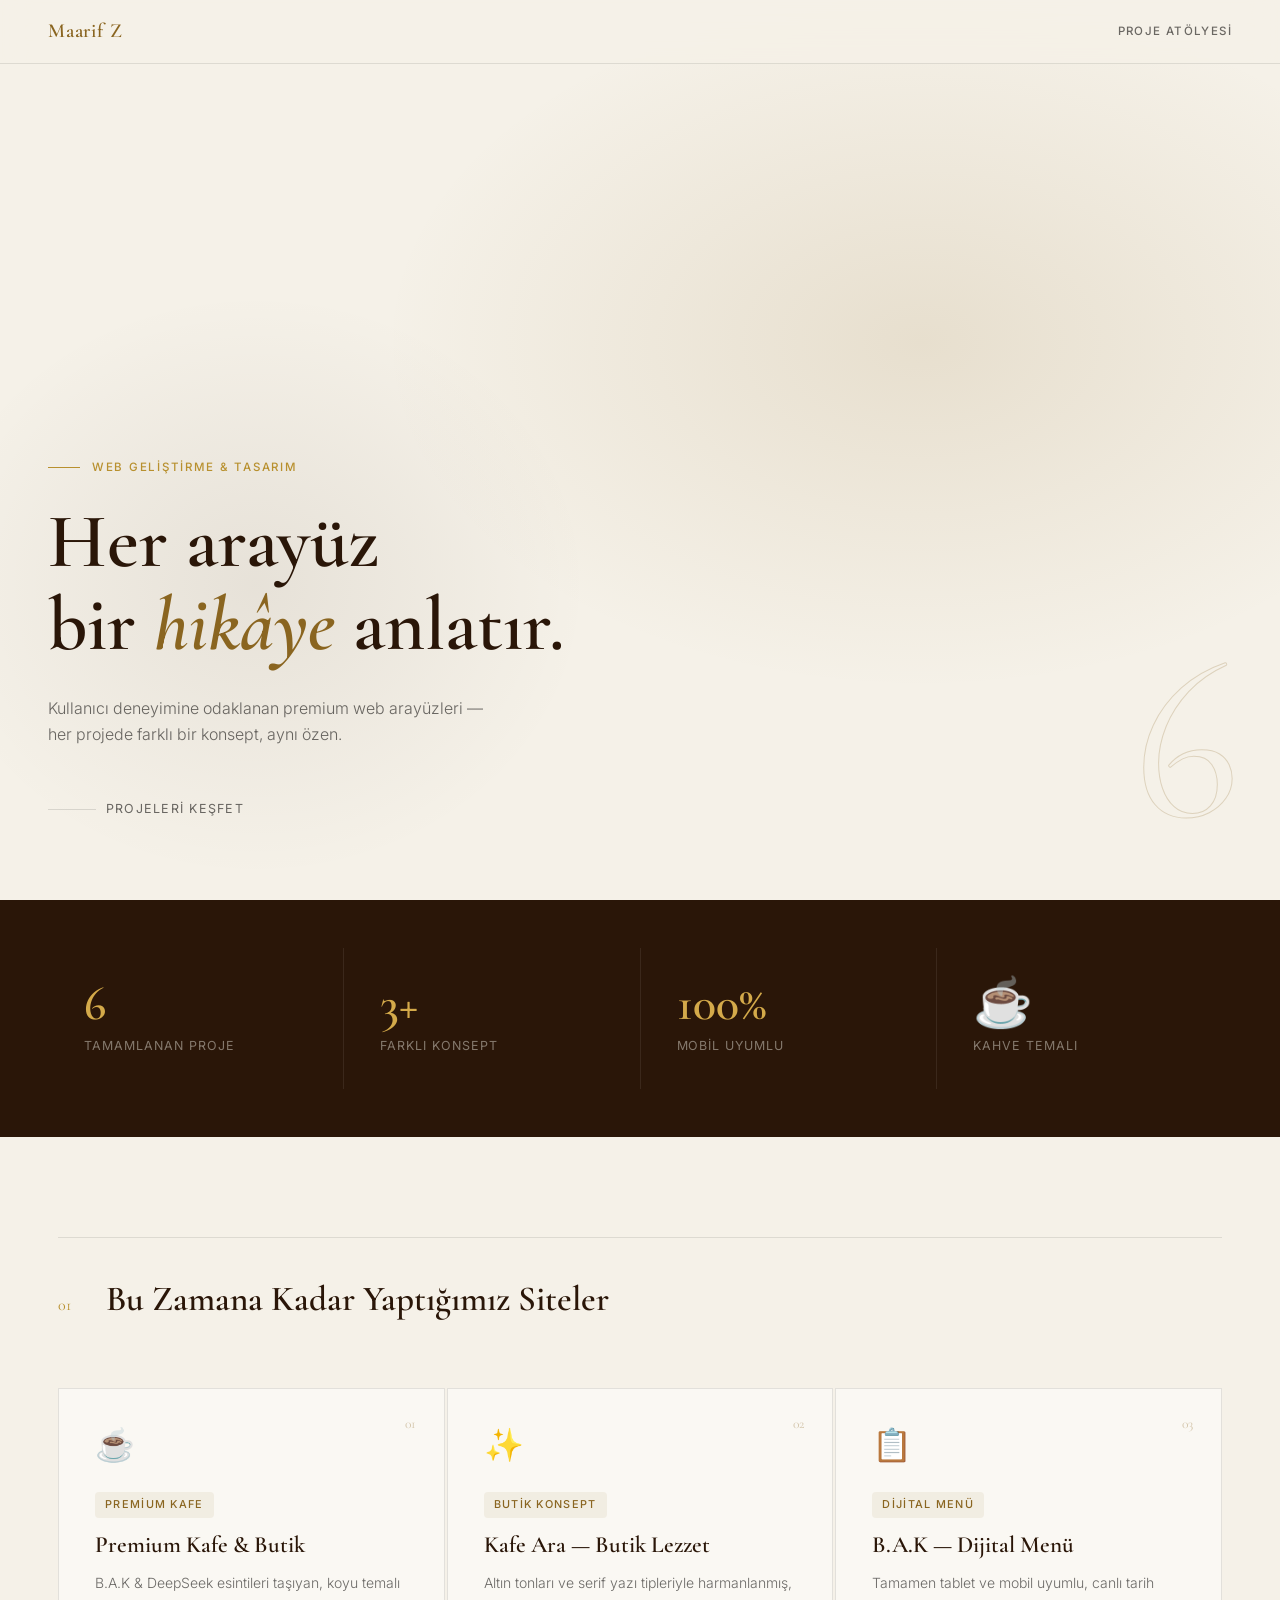
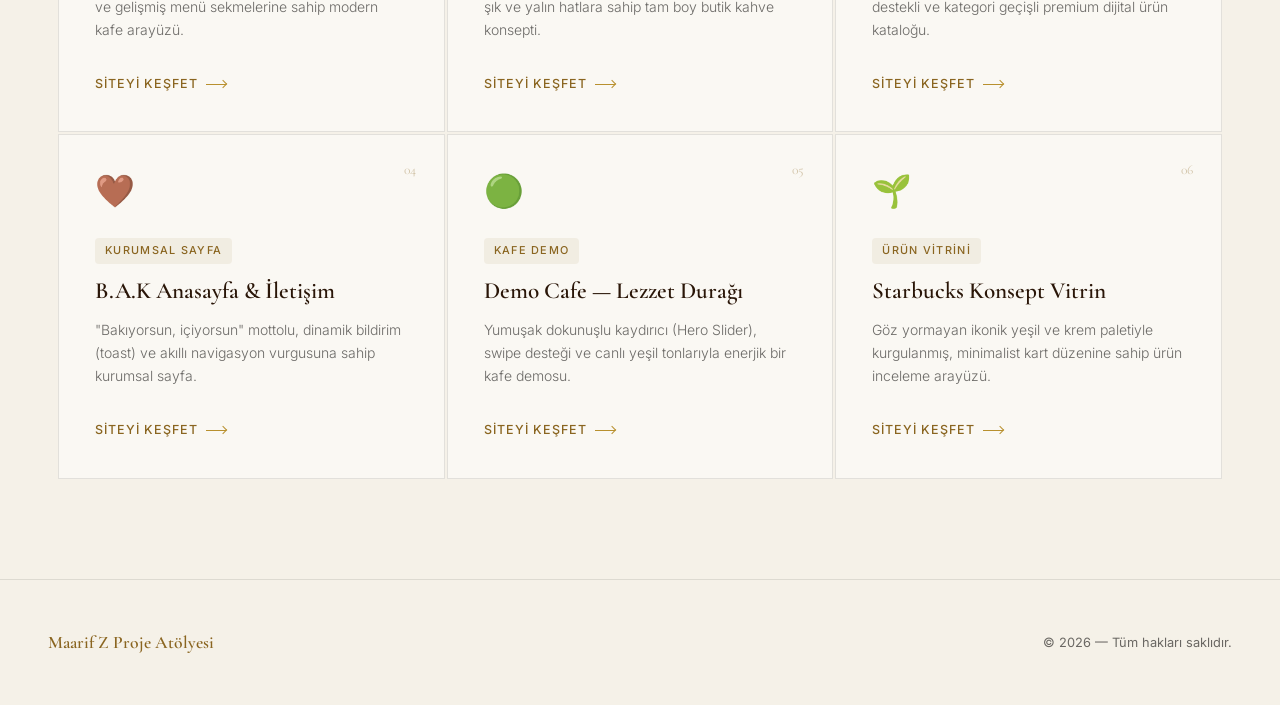
<file: index.html>
<!DOCTYPE html>
<html lang="tr">
<head>
  <meta charset="UTF-8">
  <meta name="viewport" content="width=device-width, initial-scale=1.0">
  <title>Burak&Furkan — Proje Atölyesi</title>
  <link href="https://fonts.googleapis.com/css2?family=Cormorant+Garamond:ital,wght@0,400;0,600;1,400&family=Inter:wght@300;400;500&display=swap" rel="stylesheet">
  <style>
    :root {
      --ink: #0d0c0a;
      --ink-60: rgba(13,12,10,0.6);
      --ink-20: rgba(13,12,10,0.12);
      --parchment: #f5f1e8;
      --warm-off: #faf8f3;
      --gold-deep: #8a6520;
      --gold-mid: #b8902e;
      --gold-light: #d4aa4a;
      --espresso: #2a1608;
      --rule: rgba(13,12,10,0.10);
      --radius-sm: 4px;
      --radius-md: 10px;
      --radius-lg: 18px;
    }

    *, *::before, *::after { margin: 0; padding: 0; box-sizing: border-box; }

    html { scroll-behavior: smooth; font-size: 16px; }

    body {
      font-family: 'Inter', sans-serif;
      background: var(--parchment);
      color: var(--ink);
      line-height: 1.65;
      -webkit-font-smoothing: antialiased;
      overflow-x: hidden; /* ← Yatay kaydırmayı tamamen kaldırır */
    }

    /* ── NAV ── */
    nav {
      position: fixed;
      top: 0; left: 0; right: 0;
      z-index: 100;
      display: flex;
      align-items: center;
      justify-content: space-between;
      padding: 0 48px;
      height: 64px;
      background: rgba(245,241,232,0.88);
      backdrop-filter: blur(14px);
      border-bottom: 0.5px solid var(--rule);
    }

    .nav-logo {
      font-family: 'Cormorant Garamond', serif;
      font-size: 1.25rem;
      font-weight: 600;
      letter-spacing: 0.04em;
      color: var(--gold-deep);
      text-decoration: none;
    }

    .nav-tag {
      font-size: 0.72rem;
      font-weight: 500;
      letter-spacing: 0.12em;
      text-transform: uppercase;
      color: var(--ink-60);
    }

    /* ── HERO ── */
    .hero {
      min-height: 100vh; /* ← Ekran boyunu tam kaplar */
      display: flex;
      flex-direction: column;
      justify-content: flex-end;
      padding: 0 48px 80px;
      position: relative;
      overflow: hidden;
    }

    .hero-bg {
      position: absolute;
      inset: 0;
      background:
        radial-gradient(ellipse 60% 55% at 72% 38%, rgba(138,101,32,0.13) 0%, transparent 70%),
        radial-gradient(ellipse 40% 50% at 20% 65%, rgba(42,22,8,0.07) 0%, transparent 65%);
    }

    .hero-number {
      font-family: 'Cormorant Garamond', serif;
      font-size: clamp(7rem, 18vw, 15rem);
      font-weight: 400;
      line-height: 0.85;
      color: transparent;
      -webkit-text-stroke: 1px rgba(138,101,32,0.22);
      position: absolute;
      right: 40px;
      bottom: 60px;
      pointer-events: none;
      user-select: none;
    }

    .hero-eyebrow {
      font-size: 0.72rem;
      font-weight: 500;
      letter-spacing: 0.15em;
      text-transform: uppercase;
      color: var(--gold-mid);
      margin-bottom: 24px;
      position: relative;
      display: flex;
      align-items: center;
      gap: 12px;
    }

    .hero-eyebrow::before {
      content: '';
      display: inline-block;
      width: 32px;
      height: 1px;
      background: var(--gold-mid);
    }

    .hero-title {
      font-family: 'Cormorant Garamond', serif;
      font-size: clamp(2.8rem, 6vw, 5.2rem);
      font-weight: 600;
      line-height: 1.08;
      color: var(--espresso);
      max-width: 680px;
      position: relative;
    }

    .hero-title em {
      font-style: italic;
      color: var(--gold-deep);
    }

    .hero-sub {
      margin-top: 28px;
      font-size: 1rem;
      font-weight: 300;
      color: var(--ink-60);
      max-width: 460px;
      position: relative;
    }

    .hero-scroll {
      margin-top: 52px;
      display: flex;
      align-items: center;
      gap: 10px;
      font-size: 0.78rem;
      letter-spacing: 0.1em;
      text-transform: uppercase;
      color: var(--ink-60);
      position: relative;
      text-decoration: none;
    }

    .hero-scroll-line {
      width: 48px;
      height: 1px;
      background: var(--ink-20);
      overflow: hidden;
      position: relative;
    }

    .hero-scroll-line::after {
      content: '';
      position: absolute;
      left: -100%;
      top: 0;
      width: 100%;
      height: 100%;
      background: var(--gold-mid);
      animation: scanline 1.8s ease-in-out infinite;
    }

    @keyframes scanline {
      0% { left: -100%; }
      50% { left: 0%; }
      100% { left: 100%; }
    }

    /* ── SECTION ── */
    .section {
      padding: 100px 48px;
      max-width: 1260px;
      margin: 0 auto;
    }

    .section-header {
      display: flex;
      align-items: baseline;
      gap: 20px;
      margin-bottom: 60px;
      border-top: 0.5px solid var(--rule);
      padding-top: 32px;
    }

    .section-num {
      font-family: 'Cormorant Garamond', serif;
      font-size: 1rem;
      font-weight: 400;
      color: var(--gold-mid);
      min-width: 28px;
    }

    .section-title {
      font-family: 'Cormorant Garamond', serif;
      font-size: 2.2rem;
      font-weight: 600;
      color: var(--espresso);
    }

    /* ── GRID ── */
    .projects-grid {
      display: grid;
      grid-template-columns: repeat(3, 1fr);
      gap: 2px;
    }

    /* ── CARD ── */
    .project-card {
      display: block;
      text-decoration: none;
      color: inherit;
      background: var(--warm-off);
      border: 0.5px solid var(--rule);
      padding: 40px 36px 36px;
      position: relative;
      overflow: hidden;
      transition: background 0.25s ease, border-color 0.25s ease;
    }

    .project-card::before {
      content: '';
      position: absolute;
      bottom: 0; left: 0; right: 0;
      height: 2px;
      background: linear-gradient(90deg, var(--gold-deep), var(--gold-light));
      transform: scaleX(0);
      transform-origin: left;
      transition: transform 0.4s cubic-bezier(0.4,0,0.2,1);
    }

    .project-card:hover {
      background: #fff;
      border-color: rgba(138,101,32,0.25);
    }

    .project-card:hover::before {
      transform: scaleX(1);
    }

    .card-icon {
      font-size: 2rem;
      margin-bottom: 28px;
      display: block;
      line-height: 1;
    }

    .card-index {
      position: absolute;
      top: 24px;
      right: 28px;
      font-family: 'Cormorant Garamond', serif;
      font-size: 0.85rem;
      color: rgba(138,101,32,0.35);
      font-weight: 400;
    }

    .card-tag {
      display: inline-block;
      font-size: 0.68rem;
      font-weight: 500;
      letter-spacing: 0.12em;
      text-transform: uppercase;
      color: var(--gold-deep);
      background: rgba(138,101,32,0.08);
      border-radius: var(--radius-sm);
      padding: 4px 10px;
      margin-bottom: 14px;
    }

    .card-title {
      font-family: 'Cormorant Garamond', serif;
      font-size: 1.45rem;
      font-weight: 600;
      color: var(--espresso);
      line-height: 1.2;
      margin-bottom: 12px;
      transition: color 0.2s;
    }

    .project-card:hover .card-title {
      color: var(--gold-deep);
    }

    .card-desc {
      font-size: 0.875rem;
      font-weight: 300;
      color: var(--ink-60);
      line-height: 1.65;
      margin-bottom: 28px;
    }

    .card-link {
      display: inline-flex;
      align-items: center;
      gap: 8px;
      font-size: 0.78rem;
      font-weight: 500;
      letter-spacing: 0.08em;
      text-transform: uppercase;
      color: var(--gold-deep);
      transition: gap 0.2s;
    }

    .project-card:hover .card-link {
      gap: 14px;
    }

    .card-link-arrow {
      width: 20px;
      height: 1px;
      background: var(--gold-mid);
      position: relative;
      transition: width 0.2s;
    }

    .card-link-arrow::after {
      content: '';
      position: absolute;
      right: 0; top: -3px;
      width: 6px; height: 6px;
      border-right: 1px solid var(--gold-mid);
      border-top: 1px solid var(--gold-mid);
      transform: rotate(45deg);
    }

    .project-card:hover .card-link-arrow {
      width: 30px;
    }

    /* ── STATS BAR ── */
    .stats-bar {
      background: var(--espresso);
      color: var(--parchment);
      padding: 48px 48px;
    }

    .stats-inner {
      max-width: 1260px;
      margin: 0 auto;
      display: grid;
      grid-template-columns: repeat(4, 1fr);
      gap: 1px;
      background: rgba(255,255,255,0.08);
    }

    .stat-cell {
      background: var(--espresso);
      padding: 32px 36px;
    }

    .stat-num {
      font-family: 'Cormorant Garamond', serif;
      font-size: 3rem;
      font-weight: 600;
      color: var(--gold-light);
      line-height: 1;
      margin-bottom: 8px;
    }

    .stat-label {
      font-size: 0.78rem;
      font-weight: 400;
      letter-spacing: 0.08em;
      text-transform: uppercase;
      color: rgba(245,241,232,0.45);
    }

    /* ── FOOTER ── */
    footer {
      padding: 48px;
      border-top: 0.5px solid var(--rule);
      display: flex;
      align-items: center;
      justify-content: space-between;
      background: var(--parchment);
    }

    .footer-logo {
      font-family: 'Cormorant Garamond', serif;
      font-size: 1.1rem;
      font-weight: 600;
      color: var(--gold-deep);
    }

    .footer-copy {
      font-size: 0.8rem;
      color: var(--ink-60);
    }

    /* ── RESPONSIVE ── */
    @media (max-width: 1024px) {
      .projects-grid { grid-template-columns: repeat(2, 1fr); }
      .stats-inner { grid-template-columns: repeat(2, 1fr); }
    }

    @media (max-width: 768px) {
      nav { padding: 0 24px; }
      .hero { padding: 0 24px 72px; }
      .hero-number { font-size: 30vw; right: 16px; bottom: 40px; }
      .section { padding: 72px 24px; }
      .projects-grid { grid-template-columns: 1fr; }
      .stats-bar { padding: 40px 24px; }
      .stats-inner { grid-template-columns: repeat(2, 1fr); }
      footer { flex-direction: column; gap: 16px; text-align: center; padding: 36px 24px; }
    }

    @media (max-width: 480px) {
      .stats-inner { grid-template-columns: 1fr; }
      .project-card { padding: 32px 24px 28px; }
      .hero-title { font-size: 2.4rem; }
    }

    /* ── SCROLL REVEAL ── */
    .reveal {
      opacity: 0;
      transform: translateY(24px);
      transition: opacity 0.6s ease, transform 0.6s ease;
    }

    .reveal.visible {
      opacity: 1;
      transform: translateY(0);
    }

    @media (prefers-reduced-motion: reduce) {
      .reveal { opacity: 1; transform: none; transition: none; }
      .hero-scroll-line::after { animation: none; }
    }
  </style>
</head>
<body>

  <!-- NAV -->
  <nav>
    <a href="#" class="nav-logo">Maarif Z</a>
    <span class="nav-tag">Proje Atölyesi</span>
  </nav>

  <!-- HERO -->
  <section class="hero">
    <div class="hero-bg"></div>
    <div class="hero-number" aria-hidden="true">6</div>

    <p class="hero-eyebrow">Web Geliştirme &amp; Tasarım</p>
    <h1 class="hero-title">
      Her arayüz<br>bir <em>hikâye</em> anlatır.
    </h1>
    <p class="hero-sub">
      Kullanıcı deneyimine odaklanan premium web arayüzleri — her projede farklı bir konsept, aynı özen.
    </p>
    <a href="#projects" class="hero-scroll">
      <span class="hero-scroll-line"></span>
      Projeleri Keşfet
    </a>
  </section>

  <!-- STATS -->
  <div class="stats-bar">
    <div class="stats-inner">
      <div class="stat-cell">
        <div class="stat-num">6</div>
        <div class="stat-label">Tamamlanan Proje</div>
      </div>
      <div class="stat-cell">
        <div class="stat-num">3+</div>
        <div class="stat-label">Farklı Konsept</div>
      </div>
      <div class="stat-cell">
        <div class="stat-num">100%</div>
        <div class="stat-label">Mobil Uyumlu</div>
      </div>
      <div class="stat-cell">
        <div class="stat-num">☕</div>
        <div class="stat-label">Kahve Temalı</div>
      </div>
    </div>
  </div>

  <!-- PROJECTS -->
  <div class="section" id="projects">
    <div class="section-header">
      <span class="section-num">01</span>
      <h2 class="section-title">Bu Zamana Kadar Yaptığımız Siteler</h2>
    </div>

    <div class="projects-grid">

      <a href="index18.html" target="_blank" class="project-card reveal">
        <span class="card-index">01</span>
        <span class="card-icon">☕</span>
        <span class="card-tag">Premium Kafe</span>
        <h3 class="card-title">Premium Kafe & Butik</h3>
        <p class="card-desc">B.A.K &amp; DeepSeek esintileri taşıyan, koyu temalı ve gelişmiş menü sekmelerine sahip modern kafe arayüzü.</p>
        <span class="card-link">Siteyi Keşfet <span class="card-link-arrow"></span></span>
      </a>

      <a href="depseek.html" target="_blank" class="project-card reveal">
        <span class="card-index">02</span>
        <span class="card-icon">✨</span>
        <span class="card-tag">Butik Konsept</span>
        <h3 class="card-title">Kafe Ara — Butik Lezzet</h3>
        <p class="card-desc">Altın tonları ve serif yazı tipleriyle harmanlanmış, şık ve yalın hatlara sahip tam boy butik kahve konsepti.</p>
        <span class="card-link">Siteyi Keşfet <span class="card-link-arrow"></span></span>
      </a>

      <a href="menu.html" target="_blank" class="project-card reveal">
        <span class="card-index">03</span>
        <span class="card-icon">📋</span>
        <span class="card-tag">Dijital Menü</span>
        <h3 class="card-title">B.A.K — Dijital Menü</h3>
        <p class="card-desc">Tamamen tablet ve mobil uyumlu, canlı tarih destekli ve kategori geçişli premium dijital ürün kataloğu.</p>
        <span class="card-link">Siteyi Keşfet <span class="card-link-arrow"></span></span>
      </a>

      <a href="index (3) (1).html" target="_blank" class="project-card reveal">
        <span class="card-index">04</span>
        <span class="card-icon">🤎</span>
        <span class="card-tag">Kurumsal Sayfa</span>
        <h3 class="card-title">B.A.K Anasayfa & İletişim</h3>
        <p class="card-desc">"Bakıyorsun, içiyorsun" mottolu, dinamik bildirim (toast) ve akıllı navigasyon vurgusuna sahip kurumsal sayfa.</p>
        <span class="card-link">Siteyi Keşfet <span class="card-link-arrow"></span></span>
      </a>

      <a href="index (5) (1).html" target="_blank" class="project-card reveal">
        <span class="card-index">05</span>
        <span class="card-icon">🟢</span>
        <span class="card-tag">Kafe Demo</span>
        <h3 class="card-title">Demo Cafe — Lezzet Durağı</h3>
        <p class="card-desc">Yumuşak dokunuşlu kaydırıcı (Hero Slider), swipe desteği ve canlı yeşil tonlarıyla enerjik bir kafe demosu.</p>
        <span class="card-link">Siteyi Keşfet <span class="card-link-arrow"></span></span>
      </a>

      <a href="index (4) (1).html" target="_blank" class="project-card reveal">
        <span class="card-index">06</span>
        <span class="card-icon">🌱</span>
        <span class="card-tag">Ürün Vitrini</span>
        <h3 class="card-title">Starbucks Konsept Vitrin</h3>
        <p class="card-desc">Göz yormayan ikonik yeşil ve krem paletiyle kurgulanmış, minimalist kart düzenine sahip ürün inceleme arayüzü.</p>
        <span class="card-link">Siteyi Keşfet <span class="card-link-arrow"></span></span>
      </a>

    </div>
  </div>

  <!-- FOOTER -->
  <footer>
    <span class="footer-logo">Maarif Z Proje Atölyesi</span>
    <span class="footer-copy">&copy; <span id="yr"></span> — Tüm hakları saklıdır.</span>
  </footer>

  <script>
    document.getElementById('yr').textContent = new Date().getFullYear();

    const reveals = document.querySelectorAll('.reveal');
    const io = new IntersectionObserver((entries) => {
      entries.forEach((e, i) => {
        if (e.isIntersecting) {
          setTimeout(() => e.target.classList.add('visible'), i * 80);
          io.unobserve(e.target);
        }
      });
    }, { threshold: 0.12 });
    reveals.forEach(el => io.observe(el));
  </script>

</body>
</html>
</file>
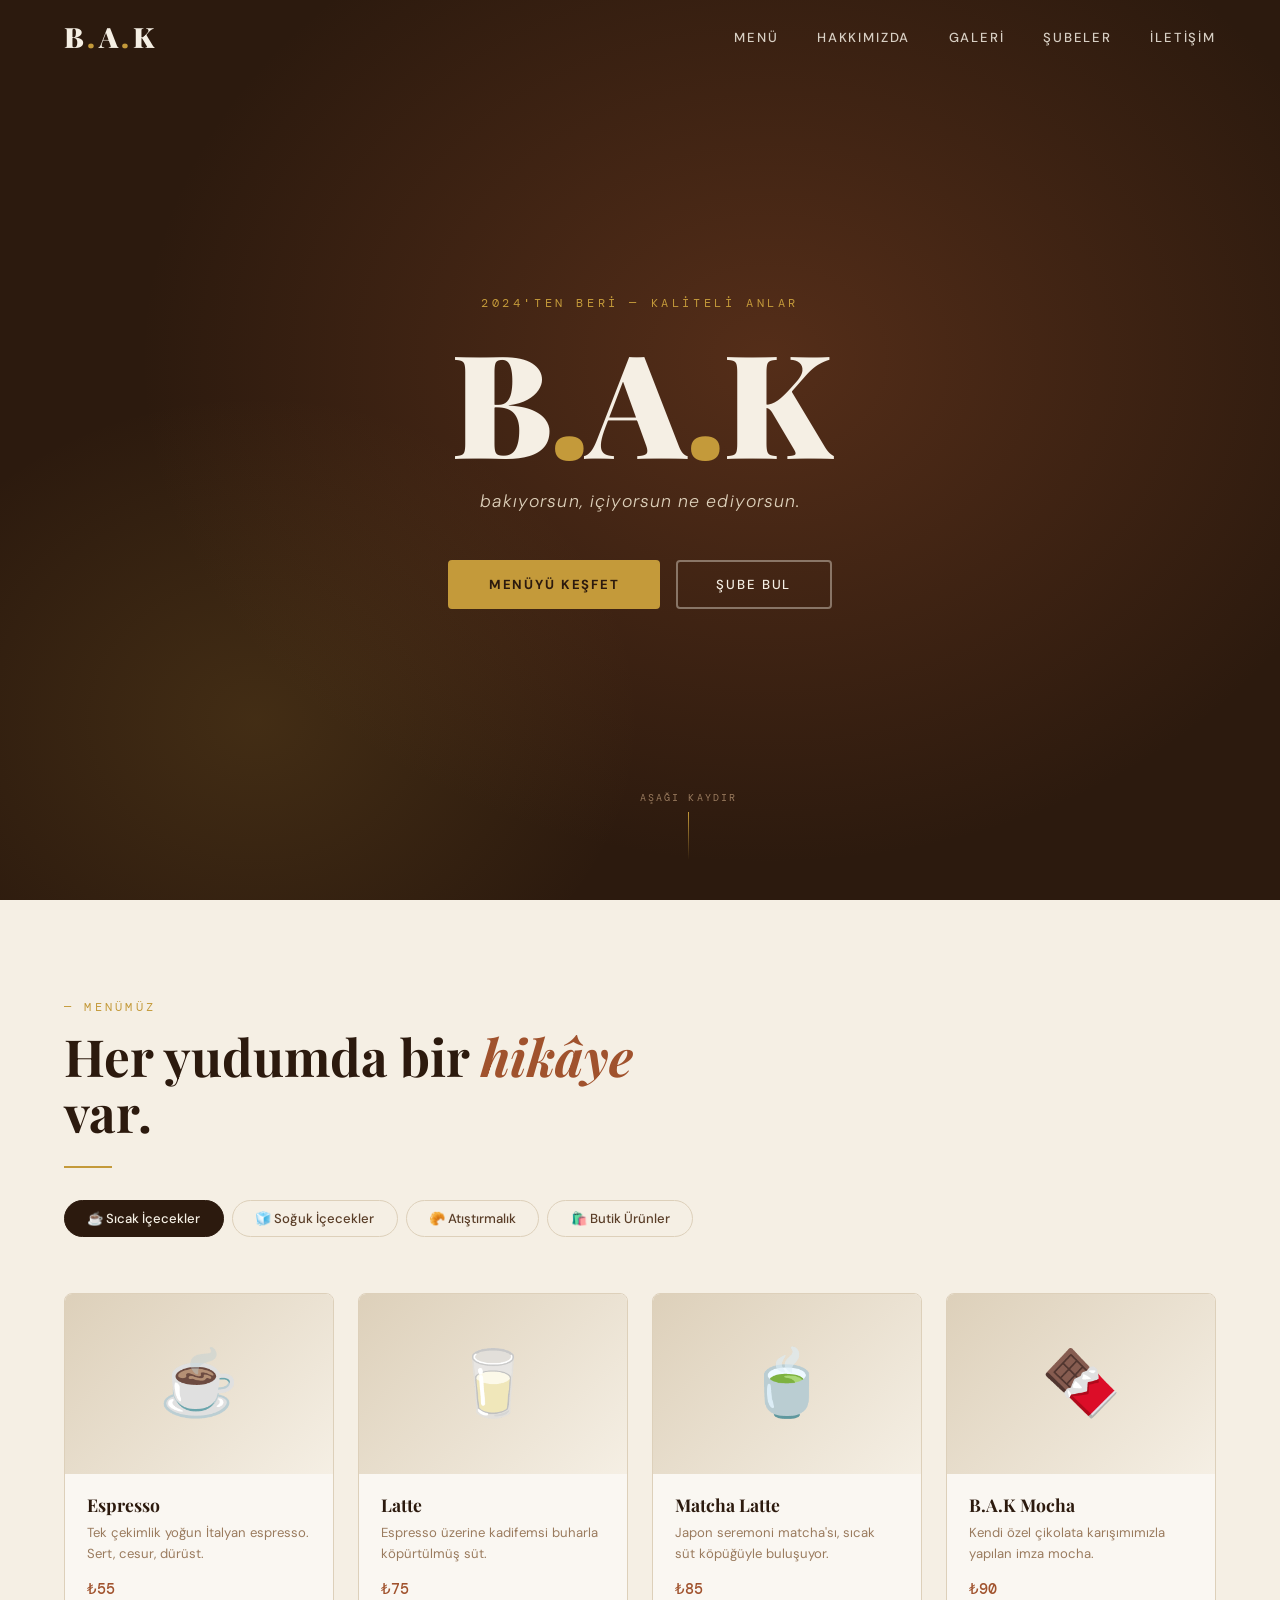
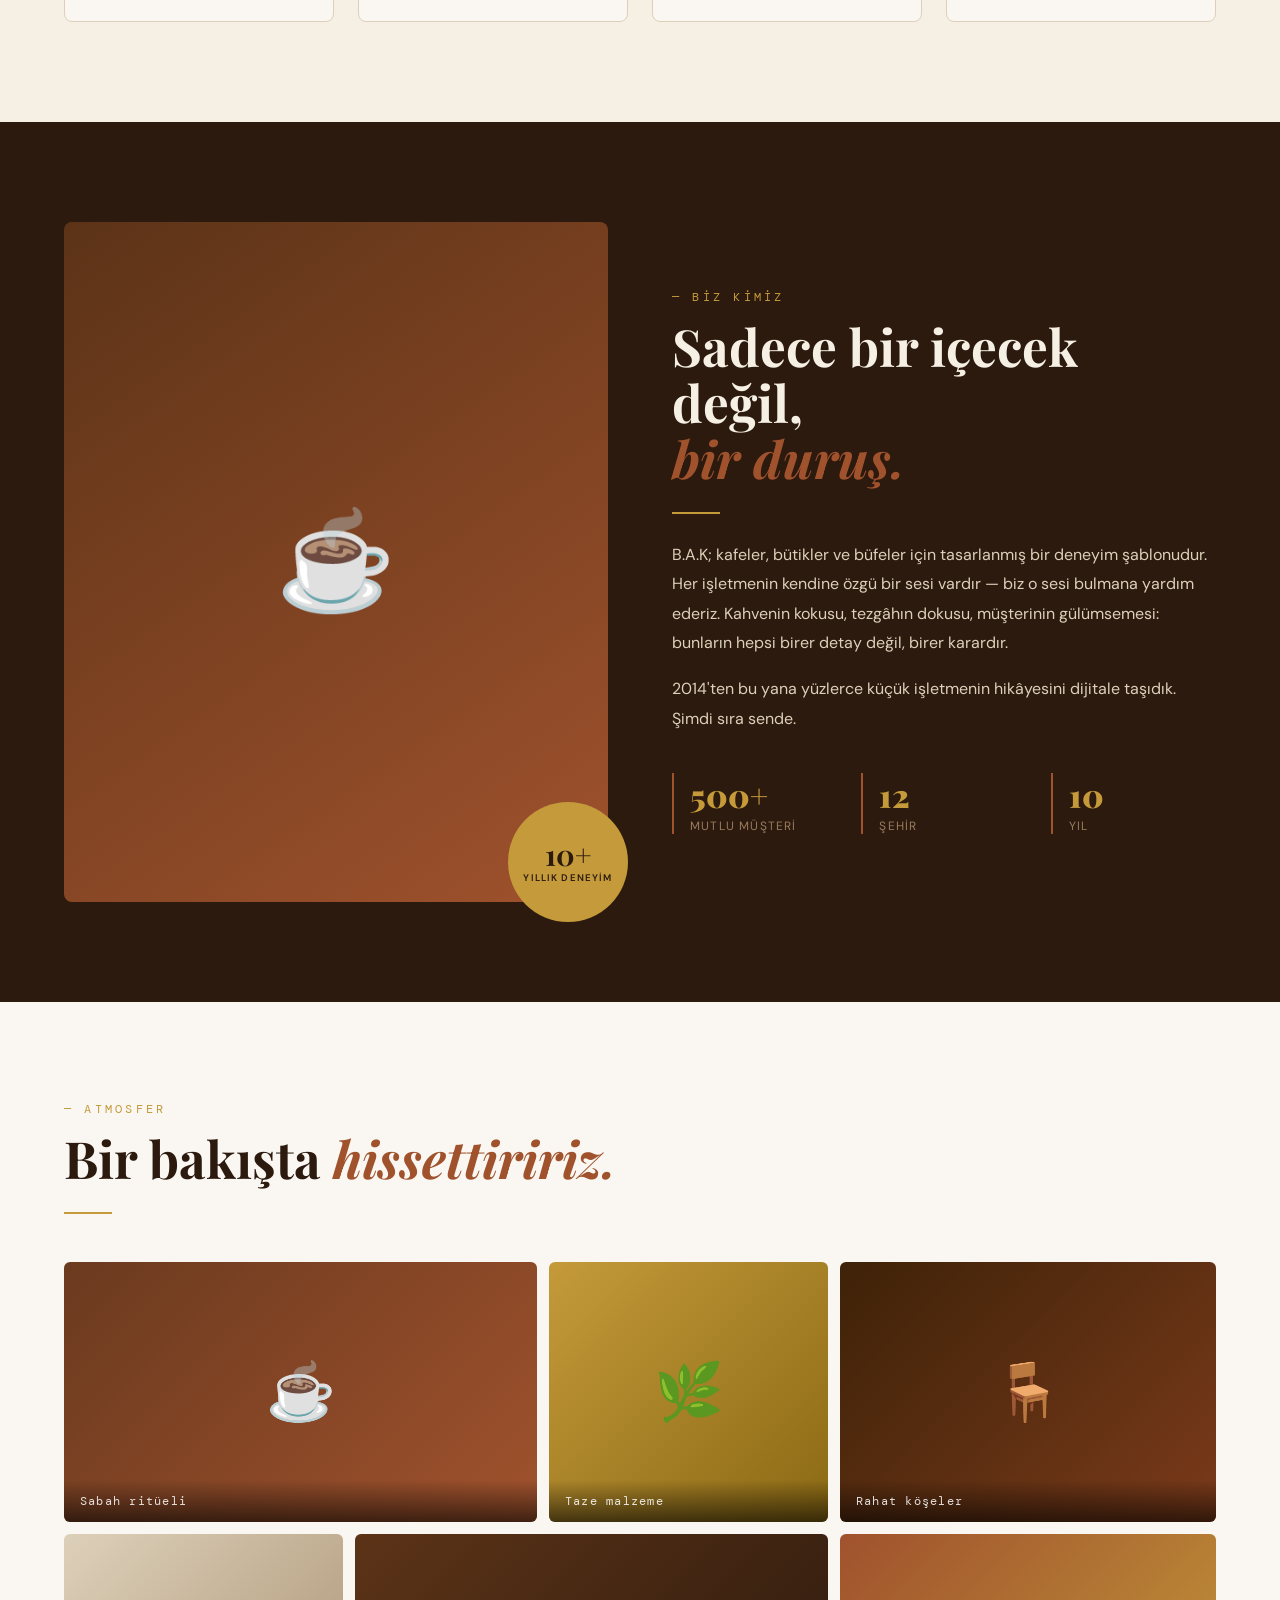
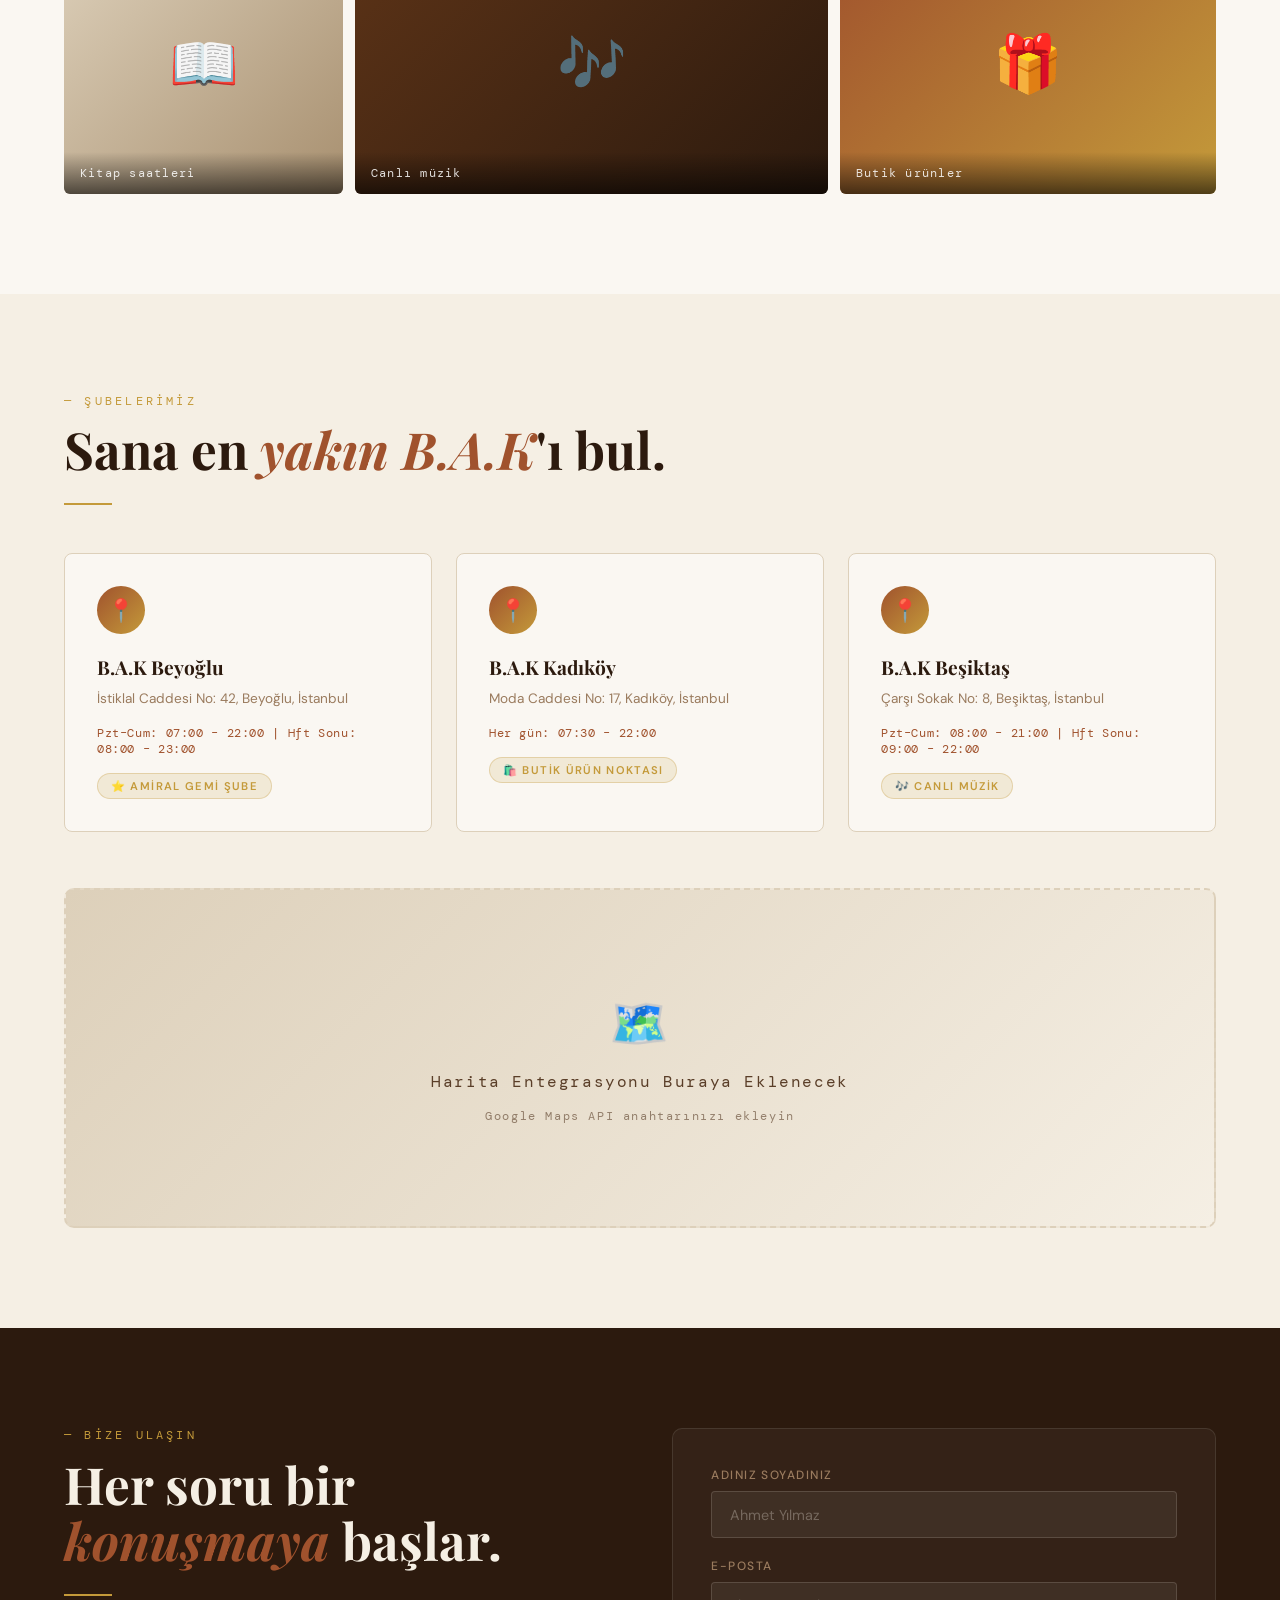
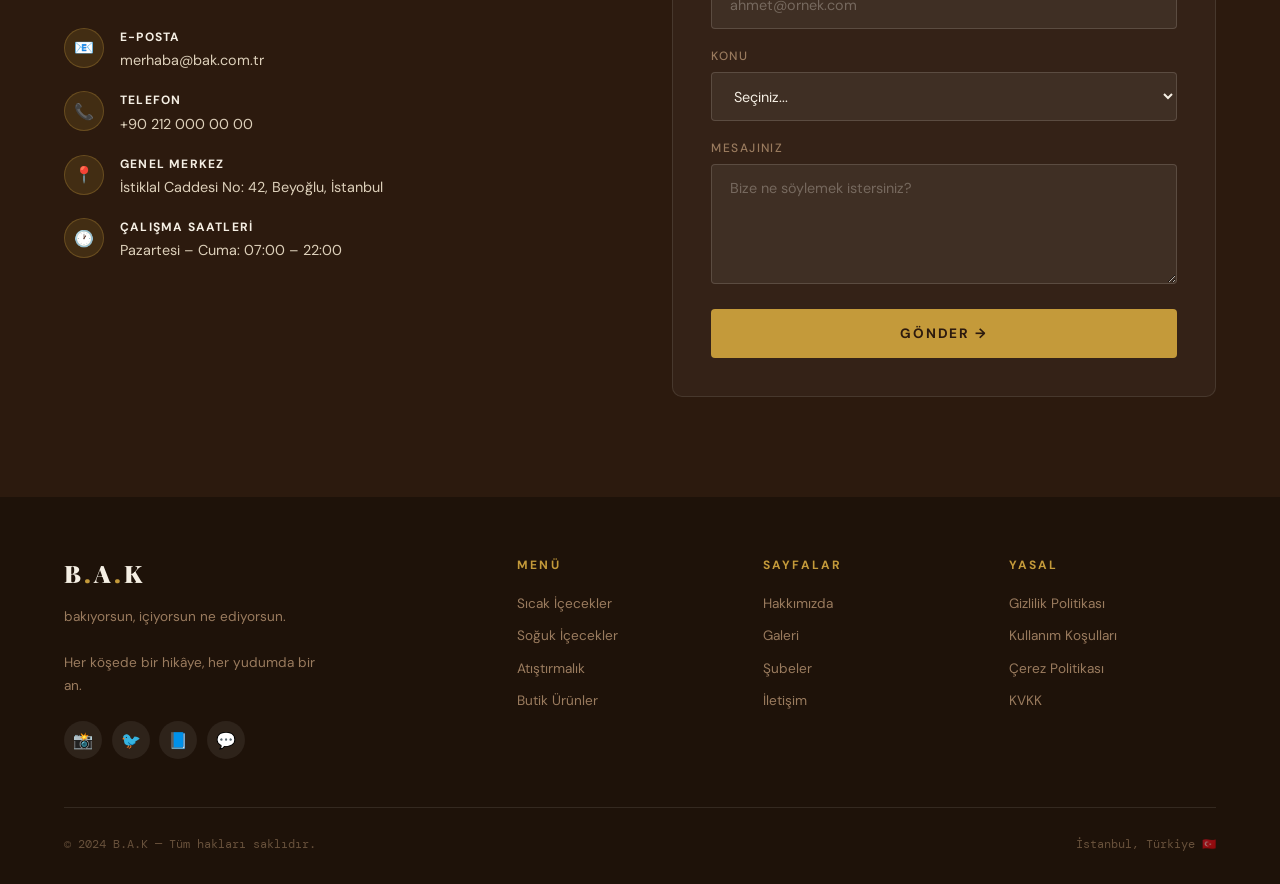
<file: index (3) (1).html>
<!DOCTYPE html>
<html lang="tr">
<head>
  <meta charset="UTF-8" />
  <meta name="viewport" content="width=device-width, initial-scale=1.0" />
  <title>B.A.K — bakıyorsun, içiyorsun ne ediyorsun.</title>
  <link href="https://fonts.googleapis.com/css2?family=Playfair+Display:ital,wght@0,400;0,700;0,900;1,400&family=DM+Sans:wght@300;400;500&family=DM+Mono:wght@400;500&display=swap" rel="stylesheet" />
  <style>
    /* ============================
       TOKENS
    ============================ */
    :root {
      --espresso:    #2C1A0E;
      --bark:        #5C3317;
      --caramel:     #A0522D;
      --cream:       #F5EFE4;
      --latte:       #DDD0BA;
      --ivory:       #FAF7F2;
      --gold:        #C49A3A;
      --text-dark:   #1E1209;
      --text-mid:    #5A3E28;
      --text-light:  #9A7B5E;

      --ff-display:  'Playfair Display', serif;
      --ff-body:     'DM Sans', sans-serif;
      --ff-mono:     'DM Mono', monospace;

      --nav-h: 72px;
      --radius: 4px;
      --transition: 0.35s cubic-bezier(0.4, 0, 0.2, 1);
    }

    *, *::before, *::after { box-sizing: border-box; margin: 0; padding: 0; }

    html { scroll-behavior: smooth; font-size: 16px; }

    body {
      font-family: var(--ff-body);
      background: var(--ivory);
      color: var(--text-dark);
      overflow-x: hidden;
    }

    img { display: block; max-width: 100%; }
    a  { text-decoration: none; color: inherit; }

    /* ============================
       NAVIGATION
    ============================ */
    #nav {
      position: fixed; top: 0; left: 0; right: 0; z-index: 100;
      height: var(--nav-h);
      display: flex; align-items: center; justify-content: space-between;
      padding: 0 5vw;
      background: transparent;
      transition: background var(--transition), box-shadow var(--transition);
    }

    #nav.scrolled {
      background: rgba(44,26,14,0.96);
      box-shadow: 0 2px 24px rgba(0,0,0,0.3);
    }

    .nav-logo {
      font-family: var(--ff-display);
      font-size: 1.75rem;
      font-weight: 900;
      color: var(--cream);
      letter-spacing: 0.12em;
    }

    .nav-logo span { color: var(--gold); }

    .nav-links {
      display: flex; gap: 2.4rem; list-style: none;
    }

    .nav-links a {
      font-size: 0.82rem;
      font-weight: 500;
      letter-spacing: 0.14em;
      text-transform: uppercase;
      color: var(--cream);
      opacity: 0.85;
      transition: opacity var(--transition), color var(--transition);
    }

    .nav-links a:hover { opacity: 1; color: var(--gold); }

    /* hamburger */
    .hamburger { display: none; flex-direction: column; gap: 5px; cursor: pointer; padding: 4px; }
    .hamburger span { display: block; width: 26px; height: 2px; background: var(--cream); border-radius: 2px; transition: var(--transition); }

    /* mobile menu */
    #mobile-menu {
      display: none;
      position: fixed; inset: 0; z-index: 99;
      background: var(--espresso);
      flex-direction: column;
      align-items: center;
      justify-content: center;
      gap: 2.5rem;
    }

    #mobile-menu.open { display: flex; }
    #mobile-menu a {
      font-family: var(--ff-display);
      font-size: 2rem;
      color: var(--cream);
      transition: color var(--transition);
    }
    #mobile-menu a:hover { color: var(--gold); }
    #mobile-menu .close-btn {
      position: absolute; top: 24px; right: 28px;
      font-size: 2rem; color: var(--cream); cursor: pointer;
      background: none; border: none;
    }

    /* ============================
       HERO
    ============================ */
    #hero {
      position: relative;
      height: 100vh; min-height: 600px;
      display: flex; align-items: center; justify-content: center;
      overflow: hidden;
      background: var(--espresso);
    }

    .hero-bg {
      position: absolute; inset: 0;
      background:
        radial-gradient(ellipse 70% 80% at 60% 40%, rgba(160,82,45,0.35) 0%, transparent 70%),
        radial-gradient(ellipse 50% 60% at 20% 80%, rgba(196,154,58,0.15) 0%, transparent 60%),
        var(--espresso);
    }

    /* animated steam circles */
    .steam {
      position: absolute;
      bottom: 28%; left: 50%;
      transform: translateX(-50%);
    }
    .steam-ring {
      position: absolute;
      border: 2px solid rgba(245,239,228,0.12);
      border-radius: 50%;
      animation: steam-rise 4s ease-out infinite;
      opacity: 0;
    }
    .steam-ring:nth-child(1) { width: 80px; height: 80px; left:-40px; bottom: 0; animation-delay: 0s; }
    .steam-ring:nth-child(2) { width: 120px; height: 120px; left:-60px; bottom: 0; animation-delay: 1s; }
    .steam-ring:nth-child(3) { width: 160px; height: 160px; left:-80px; bottom: 0; animation-delay: 2s; }

    @keyframes steam-rise {
      0%   { opacity: 0; transform: translateY(0) scale(0.6); }
      30%  { opacity: 0.6; }
      100% { opacity: 0; transform: translateY(-200px) scale(1.4); }
    }

    .hero-content {
      position: relative; z-index: 2;
      text-align: center; padding: 0 20px;
    }

    .hero-eyebrow {
      display: inline-block;
      font-family: var(--ff-mono);
      font-size: 0.75rem;
      letter-spacing: 0.3em;
      text-transform: uppercase;
      color: var(--gold);
      margin-bottom: 1.5rem;
      opacity: 0;
      animation: fade-up 0.8s 0.3s forwards;
    }

    .hero-title {
      font-family: var(--ff-display);
      font-size: clamp(4rem, 12vw, 9rem);
      font-weight: 900;
      line-height: 0.9;
      color: var(--cream);
      letter-spacing: -0.02em;
      opacity: 0;
      animation: fade-up 0.8s 0.5s forwards;
    }

    .hero-title .dot { color: var(--gold); }

    .hero-tagline {
      margin-top: 1.6rem;
      font-size: clamp(0.9rem, 2.5vw, 1.1rem);
      font-weight: 300;
      color: var(--latte);
      letter-spacing: 0.06em;
      font-style: italic;
      opacity: 0;
      animation: fade-up 0.8s 0.7s forwards;
    }

    .hero-cta {
      margin-top: 3rem;
      display: inline-flex; gap: 1rem; flex-wrap: wrap; justify-content: center;
      opacity: 0;
      animation: fade-up 0.8s 0.9s forwards;
    }

    .btn-primary {
      padding: 0.9rem 2.4rem;
      background: var(--gold);
      color: var(--espresso);
      font-weight: 700;
      font-size: 0.82rem;
      letter-spacing: 0.14em;
      text-transform: uppercase;
      border-radius: var(--radius);
      border: 2px solid var(--gold);
      cursor: pointer;
      transition: background var(--transition), color var(--transition);
    }
    .btn-primary:hover { background: transparent; color: var(--gold); }

    .btn-ghost {
      padding: 0.9rem 2.4rem;
      background: transparent;
      color: var(--cream);
      font-weight: 500;
      font-size: 0.82rem;
      letter-spacing: 0.14em;
      text-transform: uppercase;
      border-radius: var(--radius);
      border: 2px solid rgba(245,239,228,0.4);
      cursor: pointer;
      transition: border-color var(--transition), color var(--transition);
    }
    .btn-ghost:hover { border-color: var(--cream); }

    .scroll-indicator {
      position: absolute; bottom: 2.5rem; left: 50%; transform: translateX(-50%);
      display: flex; flex-direction: column; align-items: center; gap: 8px;
      opacity: 0; animation: fade-up 1s 1.2s forwards;
    }
    .scroll-indicator span {
      font-family: var(--ff-mono);
      font-size: 0.65rem; letter-spacing: 0.2em; color: var(--text-light);
      text-transform: uppercase;
    }
    .scroll-line {
      width: 1px; height: 48px;
      background: linear-gradient(to bottom, var(--gold), transparent);
      animation: scroll-pulse 2s ease-in-out infinite;
    }
    @keyframes scroll-pulse { 0%, 100% { opacity: 0.4; } 50% { opacity: 1; } }

    @keyframes fade-up {
      from { opacity: 0; transform: translateY(30px); }
      to   { opacity: 1; transform: translateY(0); }
    }

    /* ============================
       SECTION BASE
    ============================ */
    section { padding: 100px 5vw; }

    .section-label {
      font-family: var(--ff-mono);
      font-size: 0.72rem;
      letter-spacing: 0.28em;
      text-transform: uppercase;
      color: var(--gold);
      margin-bottom: 0.8rem;
    }

    .section-title {
      font-family: var(--ff-display);
      font-size: clamp(2rem, 5vw, 3.2rem);
      font-weight: 700;
      line-height: 1.1;
      color: var(--espresso);
      max-width: 640px;
    }

    .section-title em { font-style: italic; color: var(--caramel); }

    .divider {
      width: 48px; height: 2px;
      background: var(--gold);
      margin: 1.6rem 0;
    }

    /* ============================
       MENU
    ============================ */
    #menu {
      background: var(--cream);
    }

    .menu-header {
      display: flex; align-items: flex-end; justify-content: space-between;
      flex-wrap: wrap; gap: 1.5rem;
      margin-bottom: 3.5rem;
    }

    .menu-tabs {
      display: flex; gap: 0.5rem; flex-wrap: wrap;
      margin-top: 2rem;
    }

    .tab-btn {
      padding: 0.55rem 1.4rem;
      border: 1.5px solid var(--latte);
      border-radius: 999px;
      background: transparent;
      font-family: var(--ff-body);
      font-size: 0.82rem;
      font-weight: 500;
      color: var(--text-mid);
      cursor: pointer;
      transition: var(--transition);
    }
    .tab-btn.active, .tab-btn:hover {
      background: var(--espresso);
      border-color: var(--espresso);
      color: var(--cream);
    }

    .menu-grid {
      display: grid;
      grid-template-columns: repeat(auto-fill, minmax(260px, 1fr));
      gap: 1.5rem;
    }

    .menu-card {
      background: var(--ivory);
      border-radius: 8px;
      overflow: hidden;
      border: 1px solid var(--latte);
      transition: transform var(--transition), box-shadow var(--transition);
    }
    .menu-card:hover {
      transform: translateY(-6px);
      box-shadow: 0 20px 40px rgba(44,26,14,0.12);
    }

    .menu-card-img {
      height: 180px;
      display: flex; align-items: center; justify-content: center;
      font-size: 4rem;
      background: linear-gradient(135deg, var(--latte), var(--cream));
    }

    .menu-card-body { padding: 1.2rem 1.4rem 1.4rem; }

    .menu-card-name {
      font-family: var(--ff-display);
      font-size: 1.1rem;
      font-weight: 700;
      color: var(--espresso);
    }

    .menu-card-desc {
      margin-top: 0.4rem;
      font-size: 0.82rem;
      color: var(--text-light);
      line-height: 1.6;
    }

    .menu-card-price {
      margin-top: 0.9rem;
      font-family: var(--ff-mono);
      font-size: 0.95rem;
      font-weight: 500;
      color: var(--caramel);
    }

    .menu-card[data-cat] { display: none; }
    .menu-card.visible   { display: block; }

    /* ============================
       ABOUT
    ============================ */
    #about {
      background: var(--espresso);
      display: grid;
      grid-template-columns: 1fr 1fr;
      gap: 5vw;
      align-items: center;
    }

    .about-visual {
      position: relative;
    }

    .about-frame {
      width: 100%;
      aspect-ratio: 4/5;
      background: linear-gradient(145deg, var(--bark), var(--caramel));
      border-radius: 8px;
      display: flex; align-items: center; justify-content: center;
      font-size: 6rem;
    }

    .about-badge {
      position: absolute;
      bottom: -20px; right: -20px;
      width: 120px; height: 120px;
      background: var(--gold);
      border-radius: 50%;
      display: flex; flex-direction: column;
      align-items: center; justify-content: center;
      text-align: center;
      padding: 12px;
    }

    .about-badge strong {
      font-family: var(--ff-display);
      font-size: 1.8rem;
      color: var(--espresso);
      line-height: 1;
    }
    .about-badge span {
      font-size: 0.6rem;
      font-weight: 600;
      letter-spacing: 0.12em;
      text-transform: uppercase;
      color: var(--espresso);
      margin-top: 2px;
    }

    .about-content .section-label { color: var(--gold); }
    .about-content .section-title { color: var(--cream); }
    .about-content .section-title em { color: var(--caramel); }

    .about-text {
      margin-top: 1.4rem;
      font-size: 1rem;
      line-height: 1.85;
      color: var(--latte);
    }

    .about-stats {
      display: grid;
      grid-template-columns: repeat(3,1fr);
      gap: 1.5rem;
      margin-top: 2.5rem;
    }

    .stat {
      border-left: 2px solid var(--caramel);
      padding-left: 1rem;
    }

    .stat-num {
      font-family: var(--ff-display);
      font-size: 2rem;
      font-weight: 900;
      color: var(--gold);
    }

    .stat-label {
      font-size: 0.75rem;
      letter-spacing: 0.1em;
      color: var(--text-light);
      text-transform: uppercase;
      margin-top: 2px;
    }

    /* ============================
       GALLERY
    ============================ */
    #gallery { background: var(--ivory); }

    .gallery-grid {
      margin-top: 3rem;
      display: grid;
      grid-template-columns: repeat(12, 1fr);
      grid-template-rows: repeat(2, 260px);
      gap: 12px;
    }

    .gallery-item {
      border-radius: 6px;
      overflow: hidden;
      display: flex; align-items: center; justify-content: center;
      font-size: 3.5rem;
      transition: transform var(--transition);
      cursor: pointer;
    }
    .gallery-item:hover { transform: scale(1.03); }

    .gallery-item:nth-child(1) { grid-column: 1/6; grid-row: 1; background: linear-gradient(135deg, #6B3A1F, #A0522D); }
    .gallery-item:nth-child(2) { grid-column: 6/9; grid-row: 1; background: linear-gradient(135deg, #C49A3A, #8B6914); }
    .gallery-item:nth-child(3) { grid-column: 9/13; grid-row: 1; background: linear-gradient(135deg, #3E2208, #7A3A1A); }
    .gallery-item:nth-child(4) { grid-column: 1/4; grid-row: 2; background: linear-gradient(135deg, #DDD0BA, #A89070); }
    .gallery-item:nth-child(5) { grid-column: 4/9; grid-row: 2; background: linear-gradient(135deg, #5C3317, #2C1A0E); }
    .gallery-item:nth-child(6) { grid-column: 9/13; grid-row: 2; background: linear-gradient(135deg, #A0522D, #C49A3A); }

    .gallery-caption {
      position: absolute;
      bottom: 0; left: 0; right: 0;
      padding: 0.8rem 1rem;
      background: linear-gradient(transparent, rgba(0,0,0,0.6));
      font-size: 0.78rem;
      color: rgba(255,255,255,0.85);
      font-family: var(--ff-mono);
      letter-spacing: 0.1em;
    }
    .gallery-item { position: relative; }

    /* ============================
       BRANCHES
    ============================ */
    #branches { background: var(--cream); }

    .branches-grid {
      display: grid;
      grid-template-columns: repeat(auto-fill, minmax(300px, 1fr));
      gap: 1.5rem;
      margin-top: 3rem;
    }

    .branch-card {
      background: var(--ivory);
      border: 1px solid var(--latte);
      border-radius: 8px;
      padding: 2rem;
      transition: box-shadow var(--transition), transform var(--transition);
    }
    .branch-card:hover {
      transform: translateY(-4px);
      box-shadow: 0 16px 40px rgba(44,26,14,0.1);
    }

    .branch-icon {
      width: 48px; height: 48px;
      background: linear-gradient(135deg, var(--caramel), var(--gold));
      border-radius: 50%;
      display: flex; align-items: center; justify-content: center;
      font-size: 1.4rem;
      margin-bottom: 1.2rem;
    }

    .branch-name {
      font-family: var(--ff-display);
      font-size: 1.2rem;
      font-weight: 700;
      color: var(--espresso);
    }

    .branch-address {
      margin-top: 0.5rem;
      font-size: 0.85rem;
      color: var(--text-light);
      line-height: 1.6;
    }

    .branch-hours {
      margin-top: 1rem;
      font-family: var(--ff-mono);
      font-size: 0.78rem;
      color: var(--caramel);
      letter-spacing: 0.05em;
    }

    .branch-badge {
      display: inline-block;
      margin-top: 1rem;
      padding: 0.3rem 0.8rem;
      background: rgba(196,154,58,0.15);
      color: var(--gold);
      font-size: 0.7rem;
      font-weight: 600;
      letter-spacing: 0.12em;
      text-transform: uppercase;
      border-radius: 999px;
      border: 1px solid rgba(196,154,58,0.3);
    }

    /* map placeholder */
    .map-placeholder {
      margin-top: 3.5rem;
      height: 340px;
      background: linear-gradient(135deg, var(--latte), var(--cream));
      border-radius: 10px;
      display: flex; align-items: center; justify-content: center;
      flex-direction: column; gap: 1rem;
      border: 2px dashed var(--latte);
      color: var(--text-mid);
      font-size: 1rem;
      font-family: var(--ff-mono);
      letter-spacing: 0.1em;
    }
    .map-placeholder .map-icon { font-size: 3rem; }

    /* ============================
       CONTACT
    ============================ */
    #contact {
      background: var(--espresso);
    }

    .contact-inner {
      display: grid;
      grid-template-columns: 1fr 1fr;
      gap: 5vw;
      align-items: start;
    }

    .contact-info .section-label { color: var(--gold); }
    .contact-info .section-title { color: var(--cream); }

    .contact-details {
      margin-top: 2rem;
      display: flex; flex-direction: column; gap: 1.2rem;
    }

    .contact-row {
      display: flex; align-items: flex-start; gap: 1rem;
    }

    .contact-icon {
      width: 40px; height: 40px; flex-shrink: 0;
      background: rgba(196,154,58,0.15);
      border: 1px solid rgba(196,154,58,0.3);
      border-radius: 50%;
      display: flex; align-items: center; justify-content: center;
      font-size: 1rem;
    }

    .contact-text { color: var(--latte); font-size: 0.9rem; line-height: 1.6; }
    .contact-text strong { color: var(--cream); display: block; font-size: 0.75rem; letter-spacing: 0.1em; text-transform: uppercase; margin-bottom: 2px; }

    .contact-form {
      background: rgba(255,255,255,0.04);
      border: 1px solid rgba(245,239,228,0.1);
      border-radius: 10px;
      padding: 2.4rem;
    }

    .form-group { margin-bottom: 1.2rem; }

    .form-group label {
      display: block;
      font-size: 0.75rem;
      font-weight: 500;
      letter-spacing: 0.12em;
      text-transform: uppercase;
      color: var(--text-light);
      margin-bottom: 0.5rem;
    }

    .form-group input,
    .form-group textarea,
    .form-group select {
      width: 100%;
      padding: 0.85rem 1.1rem;
      background: rgba(255,255,255,0.06);
      border: 1px solid rgba(245,239,228,0.15);
      border-radius: var(--radius);
      color: var(--cream);
      font-family: var(--ff-body);
      font-size: 0.9rem;
      outline: none;
      transition: border-color var(--transition);
    }

    .form-group input::placeholder,
    .form-group textarea::placeholder { color: rgba(245,239,228,0.3); }

    .form-group input:focus,
    .form-group textarea:focus,
    .form-group select:focus {
      border-color: var(--gold);
    }

    .form-group select option { background: var(--espresso); color: var(--cream); }
    .form-group textarea { resize: vertical; min-height: 120px; }

    .form-submit {
      width: 100%;
      padding: 1rem;
      background: var(--gold);
      color: var(--espresso);
      font-family: var(--ff-body);
      font-size: 0.85rem;
      font-weight: 700;
      letter-spacing: 0.14em;
      text-transform: uppercase;
      border: none;
      border-radius: var(--radius);
      cursor: pointer;
      transition: background var(--transition), transform 0.15s;
    }
    .form-submit:hover { background: #D4AA4A; }
    .form-submit:active { transform: scale(0.98); }

    /* ============================
       FOOTER
    ============================ */
    #footer {
      background: var(--text-dark);
      padding: 60px 5vw 32px;
    }

    .footer-inner {
      display: grid;
      grid-template-columns: 2fr 1fr 1fr 1fr;
      gap: 3vw;
      padding-bottom: 3rem;
      border-bottom: 1px solid rgba(245,239,228,0.1);
    }

    .footer-brand .nav-logo {
      font-size: 1.5rem;
      margin-bottom: 1rem;
      display: inline-block;
    }

    .footer-brand p {
      font-size: 0.85rem;
      color: var(--text-light);
      line-height: 1.7;
      max-width: 260px;
    }

    .footer-socials {
      display: flex; gap: 0.6rem; margin-top: 1.5rem;
    }

    .social-btn {
      width: 38px; height: 38px;
      background: rgba(255,255,255,0.07);
      border-radius: 50%;
      display: flex; align-items: center; justify-content: center;
      font-size: 1rem;
      transition: background var(--transition);
      cursor: pointer;
    }
    .social-btn:hover { background: var(--gold); }

    .footer-col h4 {
      font-size: 0.75rem;
      letter-spacing: 0.18em;
      text-transform: uppercase;
      color: var(--gold);
      margin-bottom: 1.2rem;
    }

    .footer-col ul { list-style: none; display: flex; flex-direction: column; gap: 0.7rem; }

    .footer-col ul li a {
      font-size: 0.85rem;
      color: var(--text-light);
      transition: color var(--transition);
    }
    .footer-col ul li a:hover { color: var(--cream); }

    .footer-bottom {
      display: flex; align-items: center; justify-content: space-between;
      padding-top: 1.8rem;
      font-family: var(--ff-mono);
      font-size: 0.72rem;
      color: rgba(154,123,94,0.6);
      flex-wrap: wrap; gap: 0.5rem;
    }

    /* ============================
       SCROLL REVEAL
    ============================ */
    .reveal {
      opacity: 0;
      transform: translateY(40px);
      transition: opacity 0.7s ease, transform 0.7s ease;
    }
    .reveal.visible {
      opacity: 1;
      transform: none;
    }

    /* ============================
       TOAST
    ============================ */
    #toast {
      position: fixed; bottom: 2rem; right: 2rem; z-index: 999;
      background: var(--espresso);
      color: var(--cream);
      padding: 1rem 1.6rem;
      border-left: 4px solid var(--gold);
      border-radius: 6px;
      font-size: 0.9rem;
      box-shadow: 0 8px 32px rgba(0,0,0,0.3);
      transform: translateY(100px);
      opacity: 0;
      transition: var(--transition);
    }
    #toast.show { transform: none; opacity: 1; }

    /* ============================
       RESPONSIVE
    ============================ */
    @media (max-width: 900px) {
      #about {
        grid-template-columns: 1fr;
        padding: 60px 5vw;
      }

      .about-badge {
        right: 10px; bottom: -16px;
        width: 96px; height: 96px;
      }

      .contact-inner {
        grid-template-columns: 1fr;
      }

      .footer-inner {
        grid-template-columns: 1fr 1fr;
        gap: 2rem;
      }

      .gallery-grid {
        grid-template-columns: 1fr 1fr;
        grid-template-rows: auto;
      }
      .gallery-item { grid-column: auto !important; grid-row: auto !important; height: 180px; }
    }

    @media (max-width: 640px) {
      :root { --nav-h: 60px; }
      section { padding: 70px 5vw; }

      .nav-links { display: none; }
      .hamburger { display: flex; }

      .footer-inner { grid-template-columns: 1fr; }

      .about-stats { grid-template-columns: 1fr 1fr; }

      .gallery-grid { grid-template-columns: 1fr; }
      .gallery-item { height: 200px; }
    }
  </style>
</head>
<body>

  <!-- NAVIGATION -->
  <nav id="nav">
    <a href="#hero" class="nav-logo">B<span>.</span>A<span>.</span>K</a>
    <ul class="nav-links">
      <li><a href="#menu">Menü</a></li>
      <li><a href="#about">Hakkımızda</a></li>
      <li><a href="#gallery">Galeri</a></li>
      <li><a href="#branches">Şubeler</a></li>
      <li><a href="#contact">İletişim</a></li>
    </ul>
    <div class="hamburger" id="hamburger" aria-label="Menüyü aç">
      <span></span><span></span><span></span>
    </div>
  </nav>

  <!-- MOBILE MENU -->
  <div id="mobile-menu" role="dialog" aria-modal="true">
    <button class="close-btn" id="close-menu">✕</button>
    <a href="#menu" class="mob-link">Menü</a>
    <a href="#about" class="mob-link">Hakkımızda</a>
    <a href="#gallery" class="mob-link">Galeri</a>
    <a href="#branches" class="mob-link">Şubeler</a>
    <a href="#contact" class="mob-link">İletişim</a>
  </div>

  <!-- HERO -->
  <section id="hero">
    <div class="hero-bg"></div>
    <div class="steam">
      <div class="steam-ring"></div>
      <div class="steam-ring"></div>
      <div class="steam-ring"></div>
    </div>
    <div class="hero-content">
      <p class="hero-eyebrow">2024'ten beri — kaliteli anlar</p>
      <h1 class="hero-title">B<span class="dot">.</span>A<span class="dot">.</span>K</h1>
      <p class="hero-tagline">bakıyorsun, içiyorsun ne ediyorsun.</p>
      <div class="hero-cta">
        <a href="#menu" class="btn-primary">Menüyü Keşfet</a>
        <a href="#branches" class="btn-ghost">Şube Bul</a>
      </div>
    </div>
    <div class="scroll-indicator">
      <span>Aşağı kaydır</span>
      <div class="scroll-line"></div>
    </div>
  </section>

  <!-- MENU -->
  <section id="menu">
    <div class="menu-header">
      <div>
        <p class="section-label reveal">— Menümüz</p>
        <h2 class="section-title reveal">Her yudumda bir <em>hikâye</em> var.</h2>
        <div class="divider reveal"></div>
        <div class="menu-tabs reveal">
          <button class="tab-btn active" data-filter="sicak">☕ Sıcak İçecekler</button>
          <button class="tab-btn" data-filter="soguk">🧊 Soğuk İçecekler</button>
          <button class="tab-btn" data-filter="atistirma">🥐 Atıştırmalık</button>
          <button class="tab-btn" data-filter="butik">🛍️ Butik Ürünler</button>
        </div>
      </div>
    </div>

    <div class="menu-grid" id="menu-grid">
      <!-- Sıcak -->
      <div class="menu-card visible" data-cat="sicak">
        <div class="menu-card-img">☕</div>
        <div class="menu-card-body">
          <div class="menu-card-name">Espresso</div>
          <div class="menu-card-desc">Tek çekimlik yoğun İtalyan espresso. Sert, cesur, dürüst.</div>
          <div class="menu-card-price">₺55</div>
        </div>
      </div>
      <div class="menu-card visible" data-cat="sicak">
        <div class="menu-card-img">🥛</div>
        <div class="menu-card-body">
          <div class="menu-card-name">Latte</div>
          <div class="menu-card-desc">Espresso üzerine kadifemsi buharla köpürtülmüş süt.</div>
          <div class="menu-card-price">₺75</div>
        </div>
      </div>
      <div class="menu-card visible" data-cat="sicak">
        <div class="menu-card-img">🍵</div>
        <div class="menu-card-body">
          <div class="menu-card-name">Matcha Latte</div>
          <div class="menu-card-desc">Japon seremoni matcha'sı, sıcak süt köpüğüyle buluşuyor.</div>
          <div class="menu-card-price">₺85</div>
        </div>
      </div>
      <div class="menu-card visible" data-cat="sicak">
        <div class="menu-card-img">🍫</div>
        <div class="menu-card-body">
          <div class="menu-card-name">B.A.K Mocha</div>
          <div class="menu-card-desc">Kendi özel çikolata karışımımızla yapılan imza mocha.</div>
          <div class="menu-card-price">₺90</div>
        </div>
      </div>
      <!-- Soğuk -->
      <div class="menu-card" data-cat="soguk">
        <div class="menu-card-img">🧊</div>
        <div class="menu-card-body">
          <div class="menu-card-name">Cold Brew</div>
          <div class="menu-card-desc">18 saat soğuk demlenmiş, pürüzsüz ve yoğun.</div>
          <div class="menu-card-price">₺80</div>
        </div>
      </div>
      <div class="menu-card" data-cat="soguk">
        <div class="menu-card-img">🫧</div>
        <div class="menu-card-body">
          <div class="menu-card-name">Iced Latte</div>
          <div class="menu-card-desc">Buz, espresso ve sütün mükemmel dengesi.</div>
          <div class="menu-card-price">₺75</div>
        </div>
      </div>
      <div class="menu-card" data-cat="soguk">
        <div class="menu-card-img">🍹</div>
        <div class="menu-card-body">
          <div class="menu-card-name">Hibiskus Lemonade</div>
          <div class="menu-card-desc">Taze sıkılmış limon ve çiçek özlü ev yapımı soda.</div>
          <div class="menu-card-price">₺70</div>
        </div>
      </div>
      <div class="menu-card" data-cat="soguk">
        <div class="menu-card-img">🥤</div>
        <div class="menu-card-body">
          <div class="menu-card-name">Frappé</div>
          <div class="menu-card-desc">Buzlu, köpüklü, serinleten kafe klasiği.</div>
          <div class="menu-card-price">₺85</div>
        </div>
      </div>
      <!-- Atıştırmalık -->
      <div class="menu-card" data-cat="atistirma">
        <div class="menu-card-img">🥐</div>
        <div class="menu-card-body">
          <div class="menu-card-name">Tereyağlı Kruvasan</div>
          <div class="menu-card-desc">Her sabah taze pişirilmiş, çıtır katmanlı Fransız usulü.</div>
          <div class="menu-card-price">₺55</div>
        </div>
      </div>
      <div class="menu-card" data-cat="atistirma">
        <div class="menu-card-img">🍰</div>
        <div class="menu-card-body">
          <div class="menu-card-name">Cheesecake</div>
          <div class="menu-card-desc">Fırın usulü, portakal kabuğu rendesiyle hafifçe çiğ bırakılmış.</div>
          <div class="menu-card-price">₺75</div>
        </div>
      </div>
      <div class="menu-card" data-cat="atistirma">
        <div class="menu-card-img">🧆</div>
        <div class="menu-card-body">
          <div class="menu-card-name">Tuzlu Karamel Kurabiye</div>
          <div class="menu-card-desc">İmzamız. Her lokmada tatlı-tuzlu ikilem.</div>
          <div class="menu-card-price">₺45</div>
        </div>
      </div>
      <!-- Butik -->
      <div class="menu-card" data-cat="butik">
        <div class="menu-card-img">🫙</div>
        <div class="menu-card-body">
          <div class="menu-card-name">B.A.K Kahve Çekirdeği</div>
          <div class="menu-card-desc">250 gr, özel karışım, orta-koyu kavrum.</div>
          <div class="menu-card-price">₺185</div>
        </div>
      </div>
      <div class="menu-card" data-cat="butik">
        <div class="menu-card-img">🎁</div>
        <div class="menu-card-body">
          <div class="menu-card-name">Hediye Seti</div>
          <div class="menu-card-desc">Fincan + çekirdek + kurabiye. Sevdikleriniz için.</div>
          <div class="menu-card-price">₺320</div>
        </div>
      </div>
      <div class="menu-card" data-cat="butik">
        <div class="menu-card-img">☕</div>
        <div class="menu-card-body">
          <div class="menu-card-name">B.A.K Kupa</div>
          <div class="menu-card-desc">Logo baskılı, el yapımı seramik, 300 ml.</div>
          <div class="menu-card-price">₺220</div>
        </div>
      </div>
    </div>
  </section>

  <!-- ABOUT -->
  <section id="about">
    <div class="about-visual reveal">
      <div class="about-frame">☕</div>
      <div class="about-badge">
        <strong>10+</strong>
        <span>Yıllık Deneyim</span>
      </div>
    </div>
    <div class="about-content">
      <p class="section-label reveal">— Biz Kimiz</p>
      <h2 class="section-title reveal">Sadece bir içecek değil,<br><em>bir duruş.</em></h2>
      <div class="divider reveal"></div>
      <p class="about-text reveal">
        B.A.K; kafeler, bütikler ve büfeler için tasarlanmış bir deneyim şablonudur.
        Her işletmenin kendine özgü bir sesi vardır — biz o sesi bulmana yardım ederiz.
        Kahvenin kokusu, tezgâhın dokusu, müşterinin gülümsemesi: bunların hepsi
        birer detay değil, birer karardır.
      </p>
      <p class="about-text reveal" style="margin-top:1rem;">
        2014'ten bu yana yüzlerce küçük işletmenin hikâyesini dijitale taşıdık.
        Şimdi sıra sende.
      </p>
      <div class="about-stats reveal">
        <div class="stat">
          <div class="stat-num">500+</div>
          <div class="stat-label">Mutlu Müşteri</div>
        </div>
        <div class="stat">
          <div class="stat-num">12</div>
          <div class="stat-label">Şehir</div>
        </div>
        <div class="stat">
          <div class="stat-num">10</div>
          <div class="stat-label">Yıl</div>
        </div>
      </div>
    </div>
  </section>

  <!-- GALLERY -->
  <section id="gallery">
    <p class="section-label reveal">— Atmosfer</p>
    <h2 class="section-title reveal">Bir bakışta <em>hissettiririz.</em></h2>
    <div class="divider reveal"></div>

    <div class="gallery-grid reveal">
      <div class="gallery-item">
        ☕
        <div class="gallery-caption">Sabah ritüeli</div>
      </div>
      <div class="gallery-item">
        🌿
        <div class="gallery-caption">Taze malzeme</div>
      </div>
      <div class="gallery-item">
        🪑
        <div class="gallery-caption">Rahat köşeler</div>
      </div>
      <div class="gallery-item">
        📖
        <div class="gallery-caption">Kitap saatleri</div>
      </div>
      <div class="gallery-item">
        🎶
        <div class="gallery-caption">Canlı müzik</div>
      </div>
      <div class="gallery-item">
        🎁
        <div class="gallery-caption">Butik ürünler</div>
      </div>
    </div>
  </section>

  <!-- BRANCHES -->
  <section id="branches">
    <p class="section-label reveal">— Şubelerimiz</p>
    <h2 class="section-title reveal">Sana en <em>yakın B.A.K</em>'ı bul.</h2>
    <div class="divider reveal"></div>

    <div class="branches-grid">
      <div class="branch-card reveal">
        <div class="branch-icon">📍</div>
        <div class="branch-name">B.A.K Beyoğlu</div>
        <div class="branch-address">İstiklal Caddesi No: 42, Beyoğlu, İstanbul</div>
        <div class="branch-hours">Pzt–Cum: 07:00 – 22:00 | Hft Sonu: 08:00 – 23:00</div>
        <div class="branch-badge">⭐ Amiral Gemi Şube</div>
      </div>
      <div class="branch-card reveal">
        <div class="branch-icon">📍</div>
        <div class="branch-name">B.A.K Kadıköy</div>
        <div class="branch-address">Moda Caddesi No: 17, Kadıköy, İstanbul</div>
        <div class="branch-hours">Her gün: 07:30 – 22:00</div>
        <div class="branch-badge">🛍️ Butik Ürün Noktası</div>
      </div>
      <div class="branch-card reveal">
        <div class="branch-icon">📍</div>
        <div class="branch-name">B.A.K Beşiktaş</div>
        <div class="branch-address">Çarşı Sokak No: 8, Beşiktaş, İstanbul</div>
        <div class="branch-hours">Pzt–Cum: 08:00 – 21:00 | Hft Sonu: 09:00 – 22:00</div>
        <div class="branch-badge">🎶 Canlı Müzik</div>
      </div>
    </div>

    <div class="map-placeholder reveal">
      <div class="map-icon">🗺️</div>
      <span>Harita Entegrasyonu Buraya Eklenecek</span>
      <span style="font-size:0.75rem; opacity:0.6;">Google Maps API anahtarınızı ekleyin</span>
    </div>
  </section>

  <!-- CONTACT -->
  <section id="contact">
    <div class="contact-inner">
      <div class="contact-info">
        <p class="section-label reveal">— Bize Ulaşın</p>
        <h2 class="section-title reveal">Her soru bir <em>konuşmaya</em> başlar.</h2>
        <div class="divider reveal" style="background:var(--gold);"></div>
        <div class="contact-details">
          <div class="contact-row reveal">
            <div class="contact-icon">📧</div>
            <div class="contact-text">
              <strong>E-posta</strong>
              merhaba@bak.com.tr
            </div>
          </div>
          <div class="contact-row reveal">
            <div class="contact-icon">📞</div>
            <div class="contact-text">
              <strong>Telefon</strong>
              +90 212 000 00 00
            </div>
          </div>
          <div class="contact-row reveal">
            <div class="contact-icon">📍</div>
            <div class="contact-text">
              <strong>Genel Merkez</strong>
              İstiklal Caddesi No: 42, Beyoğlu, İstanbul
            </div>
          </div>
          <div class="contact-row reveal">
            <div class="contact-icon">🕐</div>
            <div class="contact-text">
              <strong>Çalışma Saatleri</strong>
              Pazartesi – Cuma: 07:00 – 22:00
            </div>
          </div>
        </div>
      </div>

      <div class="contact-form reveal">
        <div class="form-group">
          <label>Adınız Soyadınız</label>
          <input type="text" placeholder="Ahmet Yılmaz" id="f-name" />
        </div>
        <div class="form-group">
          <label>E-posta</label>
          <input type="email" placeholder="ahmet@ornek.com" id="f-email" />
        </div>
        <div class="form-group">
          <label>Konu</label>
          <select id="f-subject">
            <option value="">Seçiniz...</option>
            <option>Rezervasyon</option>
            <option>Sipariş / Teslimat</option>
            <option>Şikayet / Öneri</option>
            <option>İş Birliği</option>
            <option>Diğer</option>
          </select>
        </div>
        <div class="form-group">
          <label>Mesajınız</label>
          <textarea placeholder="Bize ne söylemek istersiniz?" id="f-message"></textarea>
        </div>
        <button class="form-submit" id="form-submit-btn">Gönder →</button>
      </div>
    </div>
  </section>

  <!-- FOOTER -->
  <footer id="footer">
    <div class="footer-inner">
      <div class="footer-brand">
        <a href="#hero" class="nav-logo">B<span>.</span>A<span>.</span>K</a>
        <p>bakıyorsun, içiyorsun ne ediyorsun.<br /><br />Her köşede bir hikâye, her yudumda bir an.</p>
        <div class="footer-socials">
          <div class="social-btn" title="Instagram">📸</div>
          <div class="social-btn" title="Twitter/X">🐦</div>
          <div class="social-btn" title="Facebook">📘</div>
          <div class="social-btn" title="WhatsApp">💬</div>
        </div>
      </div>
      <div class="footer-col">
        <h4>Menü</h4>
        <ul>
          <li><a href="#menu">Sıcak İçecekler</a></li>
          <li><a href="#menu">Soğuk İçecekler</a></li>
          <li><a href="#menu">Atıştırmalık</a></li>
          <li><a href="#menu">Butik Ürünler</a></li>
        </ul>
      </div>
      <div class="footer-col">
        <h4>Sayfalar</h4>
        <ul>
          <li><a href="#about">Hakkımızda</a></li>
          <li><a href="#gallery">Galeri</a></li>
          <li><a href="#branches">Şubeler</a></li>
          <li><a href="#contact">İletişim</a></li>
        </ul>
      </div>
      <div class="footer-col">
        <h4>Yasal</h4>
        <ul>
          <li><a href="#">Gizlilik Politikası</a></li>
          <li><a href="#">Kullanım Koşulları</a></li>
          <li><a href="#">Çerez Politikası</a></li>
          <li><a href="#">KVKK</a></li>
        </ul>
      </div>
    </div>
    <div class="footer-bottom">
      <span>© 2024 B.A.K — Tüm hakları saklıdır.</span>
      <span>İstanbul, Türkiye 🇹🇷</span>
    </div>
  </footer>

  <!-- TOAST -->
  <div id="toast"></div>

  <script>
    /* --- NAV SCROLL --- */
    const nav = document.getElementById('nav');
    window.addEventListener('scroll', () => {
      nav.classList.toggle('scrolled', window.scrollY > 60);
    });

    /* --- HAMBURGER --- */
    const hamburger = document.getElementById('hamburger');
    const mobileMenu = document.getElementById('mobile-menu');
    const closeMenu  = document.getElementById('close-menu');

    hamburger.addEventListener('click', () => mobileMenu.classList.add('open'));
    closeMenu.addEventListener('click', () => mobileMenu.classList.remove('open'));
    document.querySelectorAll('.mob-link').forEach(l => {
      l.addEventListener('click', () => mobileMenu.classList.remove('open'));
    });

    /* --- MENU TABS --- */
    const tabs = document.querySelectorAll('.tab-btn');
    const cards = document.querySelectorAll('.menu-card');

    tabs.forEach(tab => {
      tab.addEventListener('click', () => {
        tabs.forEach(t => t.classList.remove('active'));
        tab.classList.add('active');
        const filter = tab.dataset.filter;
        cards.forEach(card => {
          if (card.dataset.cat === filter) {
            card.classList.add('visible');
          } else {
            card.classList.remove('visible');
          }
        });
      });
    });

    /* --- SCROLL REVEAL --- */
    const reveals = document.querySelectorAll('.reveal');
    const observer = new IntersectionObserver((entries) => {
      entries.forEach(entry => {
        if (entry.isIntersecting) {
          entry.target.classList.add('visible');
          observer.unobserve(entry.target);
        }
      });
    }, { threshold: 0.12 });
    reveals.forEach(r => observer.observe(r));

    /* --- TOAST --- */
    function showToast(msg) {
      const t = document.getElementById('toast');
      t.textContent = msg;
      t.classList.add('show');
      setTimeout(() => t.classList.remove('show'), 3500);
    }

    /* --- CONTACT FORM --- */
    document.getElementById('form-submit-btn').addEventListener('click', () => {
      const name    = document.getElementById('f-name').value.trim();
      const email   = document.getElementById('f-email').value.trim();
      const subject = document.getElementById('f-subject').value;
      const message = document.getElementById('f-message').value.trim();

      if (!name || !email || !subject || !message) {
        showToast('⚠️ Lütfen tüm alanları doldurun.');
        return;
      }
      if (!email.includes('@')) {
        showToast('⚠️ Geçerli bir e-posta girin.');
        return;
      }

      showToast('✅ Mesajınız alındı. En kısa sürede dönüş yapacağız!');
      document.getElementById('f-name').value    = '';
      document.getElementById('f-email').value   = '';
      document.getElementById('f-subject').value = '';
      document.getElementById('f-message').value = '';
    });

    /* --- SMOOTH ACTIVE NAV HIGHLIGHT --- */
    const sections = document.querySelectorAll('section[id]');
    const navLinks  = document.querySelectorAll('.nav-links a');

    const sectionObserver = new IntersectionObserver((entries) => {
      entries.forEach(entry => {
        if (entry.isIntersecting) {
          const id = entry.target.id;
          navLinks.forEach(link => {
            link.style.color = link.getAttribute('href') === `#${id}`
              ? 'var(--gold)' : '';
            link.style.opacity = link.getAttribute('href') === `#${id}` ? '1' : '';
          });
        }
      });
    }, { threshold: 0.4 });

    sections.forEach(s => sectionObserver.observe(s));
  </script>
</body>
</html>
</file>
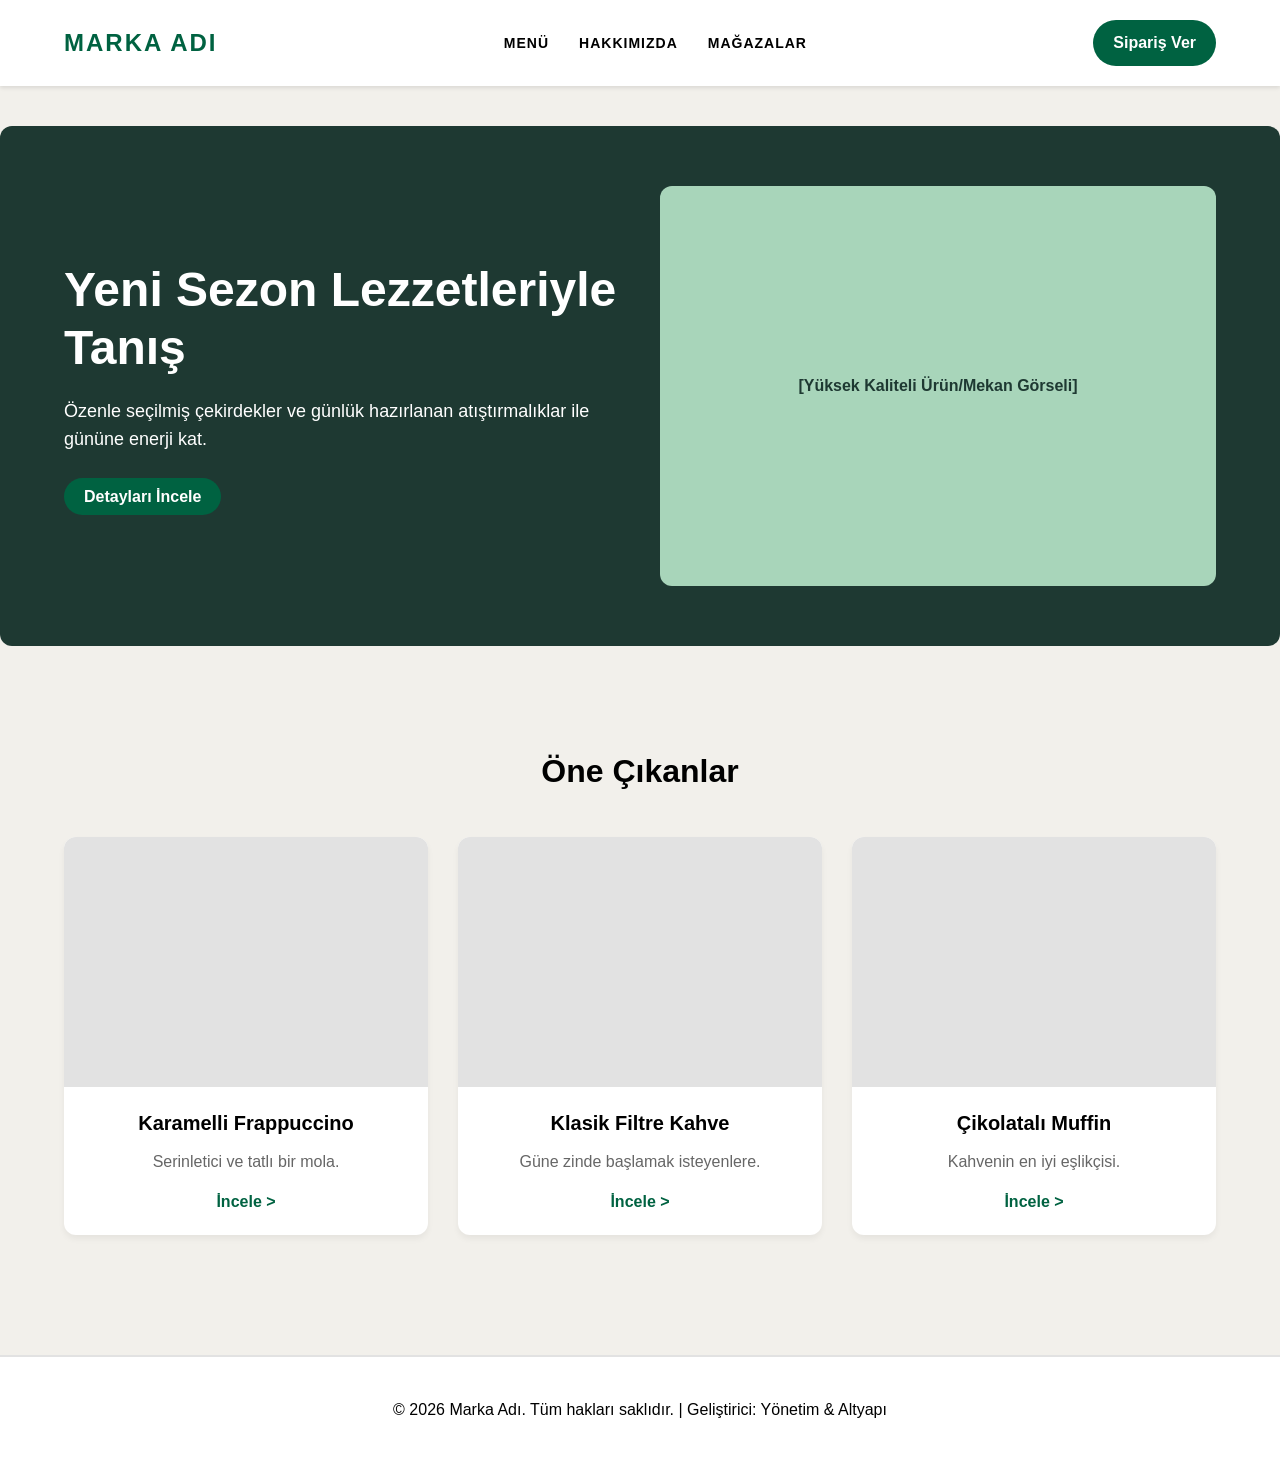
<file: index (4) (1).html>
<!DOCTYPE html>
<html lang="tr">
<head>
    <meta charset="UTF-8">
    <meta name="viewport" content="width=device-width, initial-scale=1.0">
    <title>Premium Kafe & Butik</title>
    <style>
        /* Temel Ayarlar ve Renk Paleti (Starbucks Esintili) */
        :root {
            --primary-green: #006241;
            --accent-green: #1e3932;
            --light-bg: #f2f0eb;
            --text-dark: #000000;
            --text-light: #ffffff;
            --font-main: 'Segoe UI', Tahoma, Geneva, Verdana, sans-serif;
        }

        * {
            margin: 0;
            padding: 0;
            box-sizing: border-box;
        }

        body {
            font-family: var(--font-main);
            background-color: var(--light-bg);
            color: var(--text-dark);
            line-height: 1.6;
        }

        /* Navigasyon Barı */
        header {
            background-color: var(--text-light);
            box-shadow: 0 2px 4px rgba(0,0,0,0.1);
            position: sticky;
            top: 0;
            z-index: 100;
        }

        nav {
            display: flex;
            justify-content: space-between;
            align-items: center;
            padding: 20px 5%;
            max-width: 1400px;
            margin: 0 auto;
        }

        .logo {
            font-size: 24px;
            font-weight: 800;
            color: var(--primary-green);
            text-transform: uppercase;
            letter-spacing: 2px;
            cursor: pointer;
        }

        .nav-links {
            list-style: none;
            display: flex;
            gap: 30px;
        }

        .nav-links a {
            text-decoration: none;
            color: var(--text-dark);
            font-weight: 600;
            text-transform: uppercase;
            font-size: 14px;
            letter-spacing: 1px;
            transition: color 0.3s;
        }

        .nav-links a:hover {
            color: var(--primary-green);
        }

        .btn-order {
            background-color: var(--primary-green);
            color: var(--text-light);
            padding: 10px 20px;
            border-radius: 50px;
            text-decoration: none;
            font-weight: bold;
            transition: background 0.3s;
        }

        .btn-order:hover {
            background-color: var(--accent-green);
        }

        /* Hero (Ana Görsel) Alanı */
        .hero {
            display: flex;
            align-items: center;
            justify-content: space-between;
            background-color: var(--accent-green);
            color: var(--text-light);
            padding: 60px 5%;
            max-width: 1400px;
            margin: 40px auto;
            border-radius: 12px;
            gap: 40px;
        }

        .hero-content {
            flex: 1;
        }

        .hero-content h1 {
            font-size: 48px;
            margin-bottom: 20px;
            line-height: 1.2;
        }

        .hero-content p {
            font-size: 18px;
            margin-bottom: 30px;
        }

        .hero-image {
            flex: 1;
            background-color: #a8d5ba; /* Placeholder görsel rengi */
            height: 400px;
            border-radius: 12px;
            display: flex;
            align-items: center;
            justify-content: center;
            color: var(--accent-green);
            font-weight: bold;
        }

        /* Ürünler / Menü Alanı */
        .products {
            padding: 60px 5%;
            max-width: 1400px;
            margin: 0 auto;
        }

        .products-title {
            text-align: center;
            font-size: 32px;
            margin-bottom: 40px;
            color: var(--text-dark);
        }

        .product-grid {
            display: grid;
            grid-template-columns: repeat(auto-fit, minmax(300px, 1fr));
            gap: 30px;
        }

        .product-card {
            background-color: var(--text-light);
            border-radius: 12px;
            overflow: hidden;
            box-shadow: 0 4px 6px rgba(0,0,0,0.05);
            transition: transform 0.3s;
            cursor: pointer;
        }

        .product-card:hover {
            transform: translateY(-10px);
        }

        .product-img {
            height: 250px;
            background-color: #e2e2e2;
        }

        .product-info {
            padding: 20px;
            text-align: center;
        }

        .product-info h3 {
            font-size: 20px;
            margin-bottom: 10px;
        }

        .product-info p {
            color: #666;
            margin-bottom: 15px;
        }

        /* Footer */
        footer {
            background-color: var(--text-light);
            padding: 40px 5%;
            text-align: center;
            border-top: 2px solid #e2e2e2;
            margin-top: 60px;
        }

        @media (max-width: 768px) {
            .nav-links { display: none; }
            .hero { flex-direction: column; text-align: center; }
            .hero-content h1 { font-size: 36px; }
        }
    </style>
</head>
<body>

    <header>
        <nav>
            <div class="logo">Marka Adı</div>
            <ul class="nav-links">
                <li><a href="#">Menü</a></li>
                <li><a href="#">Hakkımızda</a></li>
                <li><a href="#">Mağazalar</a></li>
            </ul>
            <a href="#" class="btn-order" onclick="alert('Sipariş modülü entegre edilecek!')">Sipariş Ver</a>
        </nav>
    </header>

    <section class="hero">
        <div class="hero-content">
            <h1>Yeni Sezon Lezzetleriyle Tanış</h1>
            <p>Özenle seçilmiş çekirdekler ve günlük hazırlanan atıştırmalıklar ile gününe enerji kat.</p>
            <a href="#" class="btn-order">Detayları İncele</a>
        </div>
        <div class="hero-image">
            [Yüksek Kaliteli Ürün/Mekan Görseli]
        </div>
    </section>

    <section class="products">
        <h2 class="products-title">Öne Çıkanlar</h2>
        <div class="product-grid">
            <!-- Ürün Kartı 1 -->
            <div class="product-card">
                <div class="product-img"></div>
                <div class="product-info">
                    <h3>Karamelli Frappuccino</h3>
                    <p>Serinletici ve tatlı bir mola.</p>
                    <a href="#" style="color: var(--primary-green); font-weight: bold; text-decoration: none;">İncele ></a>
                </div>
            </div>
            <!-- Ürün Kartı 2 -->
            <div class="product-card">
                <div class="product-img"></div>
                <div class="product-info">
                    <h3>Klasik Filtre Kahve</h3>
                    <p>Güne zinde başlamak isteyenlere.</p>
                    <a href="#" style="color: var(--primary-green); font-weight: bold; text-decoration: none;">İncele ></a>
                </div>
            </div>
            <!-- Ürün Kartı 3 -->
            <div class="product-card">
                <div class="product-img"></div>
                <div class="product-info">
                    <h3>Çikolatalı Muffin</h3>
                    <p>Kahvenin en iyi eşlikçisi.</p>
                    <a href="#" style="color: var(--primary-green); font-weight: bold; text-decoration: none;">İncele ></a>
                </div>
            </div>
        </div>
    </section>

    <footer>
        <p>&copy; 2026 Marka Adı. Tüm hakları saklıdır. | Geliştirici: Yönetim & Altyapı</p>
    </footer>

    <script>
        // İleride menü filtreleme, sepete ekleme veya slider işlemleri için eklenecek JS alanı.
        console.log("Sistem başarıyla yüklendi.");
    </script>
</body>
</html>
</file>
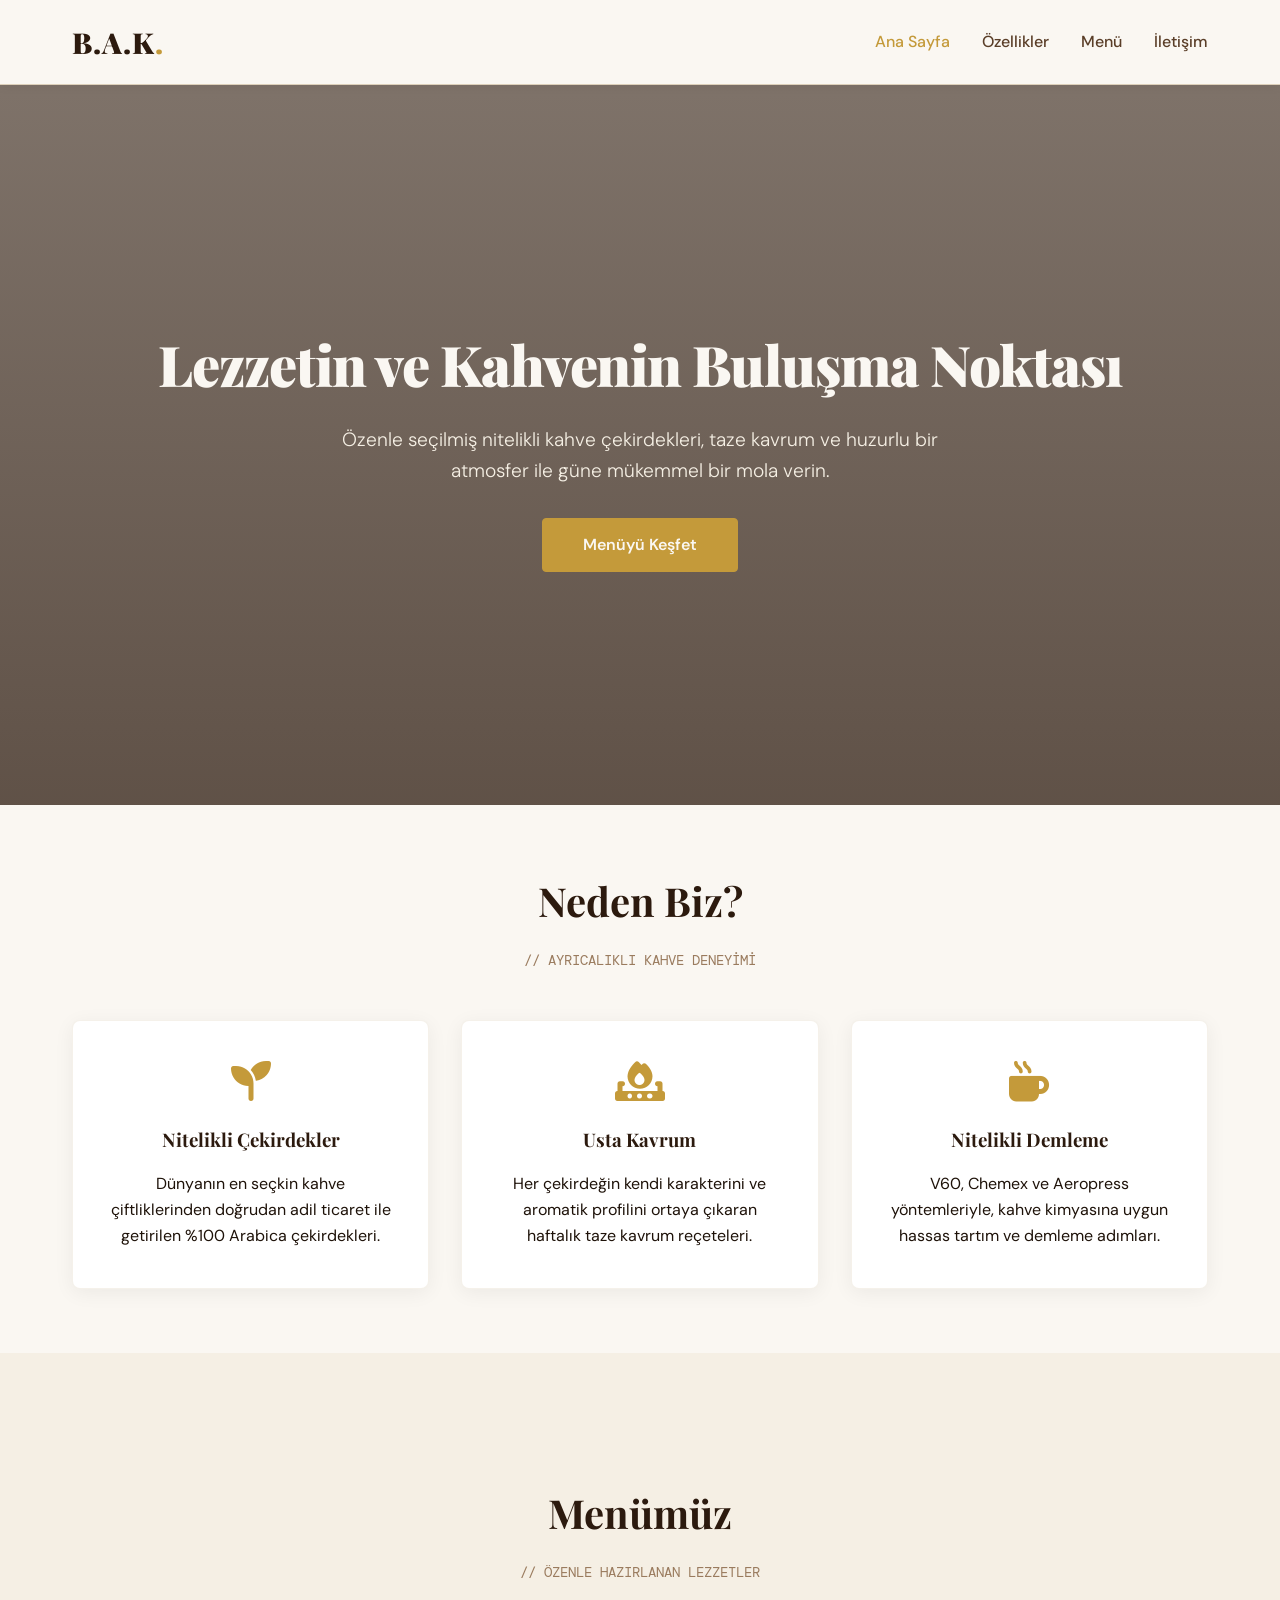
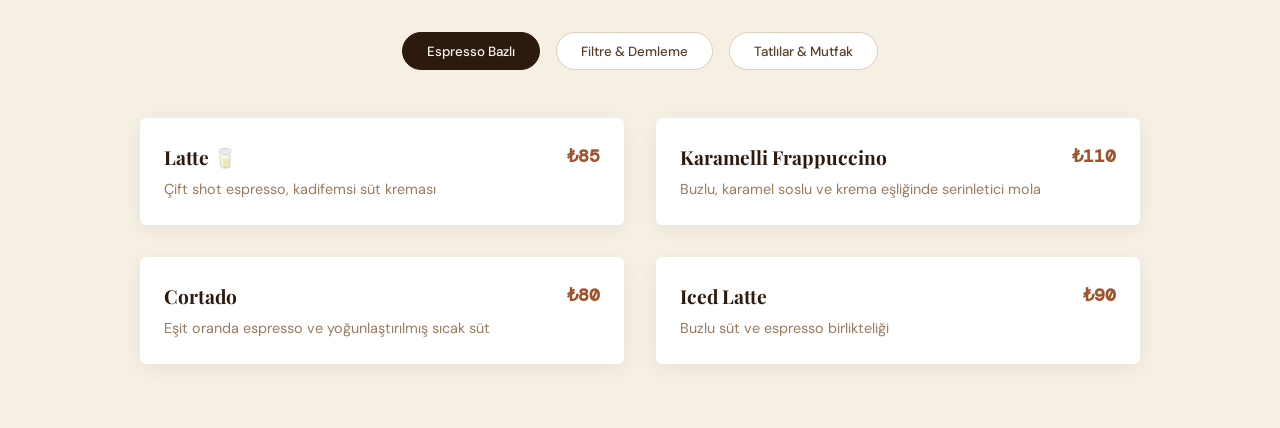
<file: index18.html>
<!DOCTYPE html>
<html lang="tr">
<head>
  <meta charset="UTF-8" />
  <meta name="viewport" content="width=device-width, initial-scale=1.0" />
  <title>Premium Kafe & Butik Kahve</title>
  <link rel="stylesheet" href="https://cdnjs.cloudflare.com/ajax/libs/font-awesome/6.5.1/css/all.min.css">
  <link href="https://fonts.googleapis.com/css2?family=Playfair+Display:ital,wght@0,400;0,700;0,900;1,400&family=DM+Sans:wght@300;400;500;600&family=DM+Mono:wght@400;500&display=swap" rel="stylesheet" />
  
  <style>
    /* ==========================================
       RENK PALETİ VE DEĞİŞKENLER (B.A.K & DeepSeek Esintisi)
       ========================================== */
    :root {
      --espresso:    #2C1A0E;
      --bark:        #5C3317;
      --caramel:     #A0522D;
      --cream:       #F5EFE4;
      --latte:       #DDD0BA;
      --ivory:       #FAF7F2;
      --gold:        #C49A3A;
      --gold-light:  #E0C78A;
      --text-dark:   #1E1209;
      --text-mid:    #5A3E28;
      --text-light:  #9A7B5E;
      
      --ff-display:  'Playfair Display', serif;
      --ff-body:     'DM Sans', sans-serif;
      --ff-mono:     'DM Mono', monospace;
      
      --shadow: 0 4px 20px rgba(0, 0, 0, 0.06);
      --transition: all 0.3s ease;
    }

    /* Temel Ayarlar */
    * {
      margin: 0;
      padding: 0;
      box-sizing: border-box;
    }

    html {
      scroll-behavior: smooth;
    }

    body {
      font-family: var(--ff-body);
      background-color: var(--ivory);
      color: var(--text-dark);
      line-height: 1.6;
    }

    /* ==========================================
       NAVİGASYON BARESİ
       ========================================== */
    header {
      background-color: rgba(250, 247, 242, 0.95);
      backdrop-filter: blur(10px);
      box-shadow: 0 2px 10px rgba(0,0,0,0.05);
      position: sticky;
      top: 0;
      z-index: 1000;
      border-bottom: 1px solid var(--latte);
    }

    nav {
      max-width: 1200px;
      margin: 0 auto;
      display: flex;
      justify-content: space-between;
      align-items: center;
      padding: 1.2rem 2rem;
    }

    .logo {
      font-family: var(--ff-display);
      font-size: 1.8rem;
      font-weight: 900;
      color: var(--espresso);
      text-decoration: none;
      letter-spacing: 1px;
    }

    .logo span {
      color: var(--gold);
    }

    .nav-links {
      display: flex;
      list-style: none;
      gap: 2rem;
    }

    .nav-links a {
      text-decoration: none;
      color: var(--text-mid);
      font-weight: 500;
      font-size: 1rem;
      transition: var(--transition);
    }

    .nav-links a:hover, .nav-links a.active {
      color: var(--gold);
    }

    /* ==========================================
       HERO (GİRİŞ) ALANI
       ========================================== */
    .hero {
      background: linear-gradient(rgba(44, 26, 14, 0.6), rgba(44, 26, 14, 0.75)), 
                  url('https://images.unsplash.com/photo-1501339847302-ac426a4a7cbb?q=80&w=1920') no-repeat center center/cover;
      height: 80vh;
      display: flex;
      flex-direction: column;
      justify-content: center;
      align-items: center;
      text-align: center;
      color: var(--ivory);
      padding: 0 2rem;
    }

    .hero h1 {
      font-family: var(--ff-display);
      font-size: 3.5rem;
      font-weight: 900;
      margin-bottom: 1rem;
      letter-spacing: -1px;
    }

    .hero p {
      font-size: 1.2rem;
      max-width: 600px;
      margin-bottom: 2rem;
      color: var(--cream);
      font-weight: 300;
    }

    .btn {
      display: inline-block;
      background-color: var(--gold);
      color: var(--ivory);
      padding: 0.8rem 2.5rem;
      text-decoration: none;
      border-radius: 4px;
      font-weight: 600;
      transition: var(--transition);
      border: 1px solid var(--gold);
    }

    .btn:hover {
      background-color: transparent;
      color: var(--gold);
    }

    /* ==========================================
       ÖNE ÇIKAN ÖZELLİKLER (GRID BÖLÜMÜ)
       ========================================== */
    .section-title {
      text-align: center;
      font-family: var(--ff-display);
      font-size: 2.5rem;
      color: var(--espresso);
      margin: 4rem 0 1rem 0;
    }

    .section-subtitle {
      text-align: center;
      color: var(--text-light);
      font-family: var(--ff-mono);
      margin-bottom: 3rem;
      font-size: 0.9rem;
    }

    .features-grid {
      max-width: 1200px;
      margin: 0 auto;
      display: grid;
      grid-template-columns: repeat(auto-fit, minmax(280px, 1fr));
      gap: 2rem;
      padding: 0 2rem;
    }

    .feature-card {
      background-color: white;
      padding: 2.5rem 2rem;
      border-radius: 8px;
      text-align: center;
      box-shadow: var(--shadow);
      transition: var(--transition);
      border: 1px solid rgba(221, 208, 186, 0.3);
    }

    .feature-card:hover {
      transform: translateY(-5px);
      box-shadow: 0 10px 30px rgba(0,0,0,0.1);
    }

    .feature-card i {
      font-size: 2.5rem;
      color: var(--gold);
      margin-bottom: 1.5rem;
    }

    .feature-card h3 {
      font-family: var(--ff-display);
      margin-bottom: 1rem;
      color: var(--espresso);
    }

    /* ==========================================
       INTERAKTİF MENÜ ALANI (bak-menu.html mantığı)
       ========================================== */
    .menu-section {
      background-color: var(--cream);
      padding: 4rem 2rem;
      margin-top: 4rem;
    }

    .tabs-container {
      max-width: 800px;
      margin: 0 auto 3rem auto;
      display: flex;
      justify-content: center;
      gap: 1rem;
      flex-wrap: wrap;
    }

    .tab-btn {
      background: white;
      border: 1px solid var(--latte);
      padding: 0.6rem 1.5rem;
      font-family: var(--ff-body);
      font-weight: 500;
      color: var(--text-mid);
      cursor: pointer;
      border-radius: 30px;
      transition: var(--transition);
    }

    .tab-btn.active, .tab-btn:hover {
      background-color: var(--espresso);
      color: var(--ivory);
      border-color: var(--espresso);
    }

    .menu-grid {
      max-width: 1000px;
      margin: 0 auto;
      display: none;
      grid-template-columns: repeat(auto-fit, minmax(400px, 1fr));
      gap: 2rem;
    }

    .menu-grid.active {
      display: grid;
    }

    .menu-item {
      display: flex;
      justify-content: space-between;
      background: white;
      padding: 1.5rem;
      border-radius: 6px;
      box-shadow: var(--shadow);
    }

    .item-details h4 {
      font-family: var(--ff-display);
      font-size: 1.2rem;
      color: var(--espresso);
      margin-bottom: 0.3rem;
    }

    .item-details p {
      font-size: 0.9rem;
      color: var(--text-light);
    }

    .item-price {
      font-family: var(--ff-mono);
      font-weight: 600;
      color: var(--caramel);
      font-size: 1.1rem;
    }

    /* ==========================================
       İLETİŞİM VE ÇALIŞMA SAATLERİ (DeepSeek Esintisi)
       ========================================== */
    .contact-section {
      max-width: 1200px;
      margin: 4rem auto;
      padding: 0 2rem;
      display: grid;
      grid-template-columns: repeat(auto-fit, minmax(350px, 1fr));
      gap: 4rem;
    }

    .contact-info h3, .contact-form h3 {
      font-family: var(--ff-display);
      font-size: 2rem;
      color: var(--espresso);
      margin-bottom: 1.5rem;
    }

    .info-block {
      margin-bottom: 1.5rem;
    }

    .info-block h4 {
      font-size: 1rem;
      color: var(--gold);
      text-transform: uppercase;
      margin-bottom: 0.3rem;
      font-family: var(--ff-mono);
    }

    .contact-form form {
      display: flex;
      flex-direction: column;
      gap: 1rem;
    }

    .contact-form input, .contact-form textarea {
      width: 100%;
      padding: 1rem;
      border: 1px solid var(--latte);
      background-color: white;
      border-radius: 4px;
      font-family: var(--ff-body);
    }

    .contact-form input:focus, .contact-form textarea:focus {
      outline: none;
      border-color: var(--gold);
    }

    .contact-form button {
      background-color: var(--espresso);
      color: white;
      border: none;
      padding: 1rem;
      font-weight: 600;
      cursor: pointer;
      transition: var(--transition);
      border-radius: 4px;
    }

    .contact-form button:hover {
      background-color: var(--caramel);
    }

    /* ==========================================
       FOOTER (ALT BİLGİ)
       ========================================== */
    footer {
      background-color: var(--espresso);
      color: var(--cream);
      text-align: center;
      padding: 3rem 2rem;
      margin-top: 4rem;
    }

    .social-links {
      display: flex;
      justify-content: center;
      gap: 1.5rem;
      margin-bottom: 1.5rem;
    }

    .social-links a {
      color: var(--latte);
      font-size: 1.5rem;
      transition: var(--transition);
    }

    .social-links a:hover {
      color: var(--gold);
    }

    footer p {
      font-size: 0.9rem;
      color: var(--text-light);
    }

    /* Mobil Uyum */
    @media (max-width: 768px) {
      .hero h1 { font-size: 2.5rem; }
      .menu-grid { grid-template-columns: 1fr; }
      nav { flex-direction: column; gap: 1rem; }
    }
  </style>
</head>
<body>

  <header>
    <nav>
      <a href="#" class="logo">B.A.K<span>.</span></a>
      <ul class="nav-links">
        <li><a href="#" class="active">Ana Sayfa</a></li>
        <li><a href="#ozellikler">Özellikler</a></li>
        <li><a href="#menu">Menü</a></li>
        <li><a href="#iletisim">İletişim</a></li>
      </ul>
    </nav>
  </header>

  <section class="hero">
    <h1>Lezzetin ve Kahvenin Buluşma Noktası</h1>
    <p>Özenle seçilmiş nitelikli kahve çekirdekleri, taze kavrum ve huzurlu bir atmosfer ile güne mükemmel bir mola verin.</p>
    <a href="#menu" class="btn">Menüyü Keşfet</a>
  </section>

  <section id="ozellikler">
    <h2 class="section-title">Neden Biz?</h2>
    <p class="section-subtitle">// AYRICALIKLI KAHVE DENEYİMİ</p>
    <div class="features-grid">
      <div class="feature-card">
        <i class="fa-solid fa-seedling"></i>
        <h3>Nitelikli Çekirdekler</h3>
        <p>Dünyanın en seçkin kahve çiftliklerinden doğrudan adil ticaret ile getirilen %100 Arabica çekirdekleri.</p>
      </div>
      <div class="feature-card">
        <i class="fa-solid fa-fire-burner"></i>
        <h3>Usta Kavrum</h3>
        <p>Her çekirdeğin kendi karakterini ve aromatik profilini ortaya çıkaran haftalık taze kavrum reçeteleri.</p>
      </div>
      <div class="feature-card">
        <i class="fa-solid fa-mug-hot"></i>
        <h3>Nitelikli Demleme</h3>
        <p>V60, Chemex ve Aeropress yöntemleriyle, kahve kimyasına uygun hassas tartım ve demleme adımları.</p>
      </div>
    </div>
  </section>

  <section id="menu" class="menu-section">
    <h2 class="section-title">Menümüz</h2>
    <p class="section-subtitle">// ÖZENLE HAZIRLANAN LEZZETLER</p>
    
    <div class="tabs-container">
      <button class="tab-btn active" onclick="openMenu(event, 'espresso-tab')">Espresso Bazlı</button>
      <button class="tab-btn" onclick="openMenu(event, 'demleme-tab')">Filtre & Demleme</button>
      <button class="tab-btn" onclick="openMenu(event, 'tatli-tab')">Tatlılar & Mutfak</button>
    </div>

    <div id="espresso-tab" class="menu-grid active">
      <div class="menu-item">
        <div class="item-details">
          <h4>Latte <span>🥛</span></h4>
          <p>Çift shot espresso, kadifemsi süt kreması</p>
        </div>
        <div class="item-price">₺85</div>
      </div>
      <div class="menu-item">
        <div class="item-details">
          <h4>Karamelli Frappuccino</h4>
          <p>Buzlu, karamel soslu ve krema eşliğinde serinletici mola</p>
        </div>
        <div class="item-price">₺110</div>
      </div>
      <div class="menu-item">
        <div class="item-details">
          <h4>Cortado</h4>
          <p>Eşit oranda espresso ve yoğunlaştırılmış sıcak süt</p>
        </div>
        <div class="item-price">₺80</div>
      </div>
      <div class="menu-item">
        <div class="item-details">
          <h4>Iced Latte</h4>
          <p>Buzlu süt ve espresso birlikteliği</p>
        </div>
        <div class="item-price">₺90</div>
      </div>
    </div>

    <div id="demleme-tab" class="menu-grid">
      <div class="menu-item">
        <div class="item-details">
          <h4>Klasik Filtre Kahve</h4>
          <p>Güne zinde başlamak isteyenlere dengeli ve pürüzsüz içim</p>
        </div>
        <div class="item-price">₺70</div>
      </div>
</file>
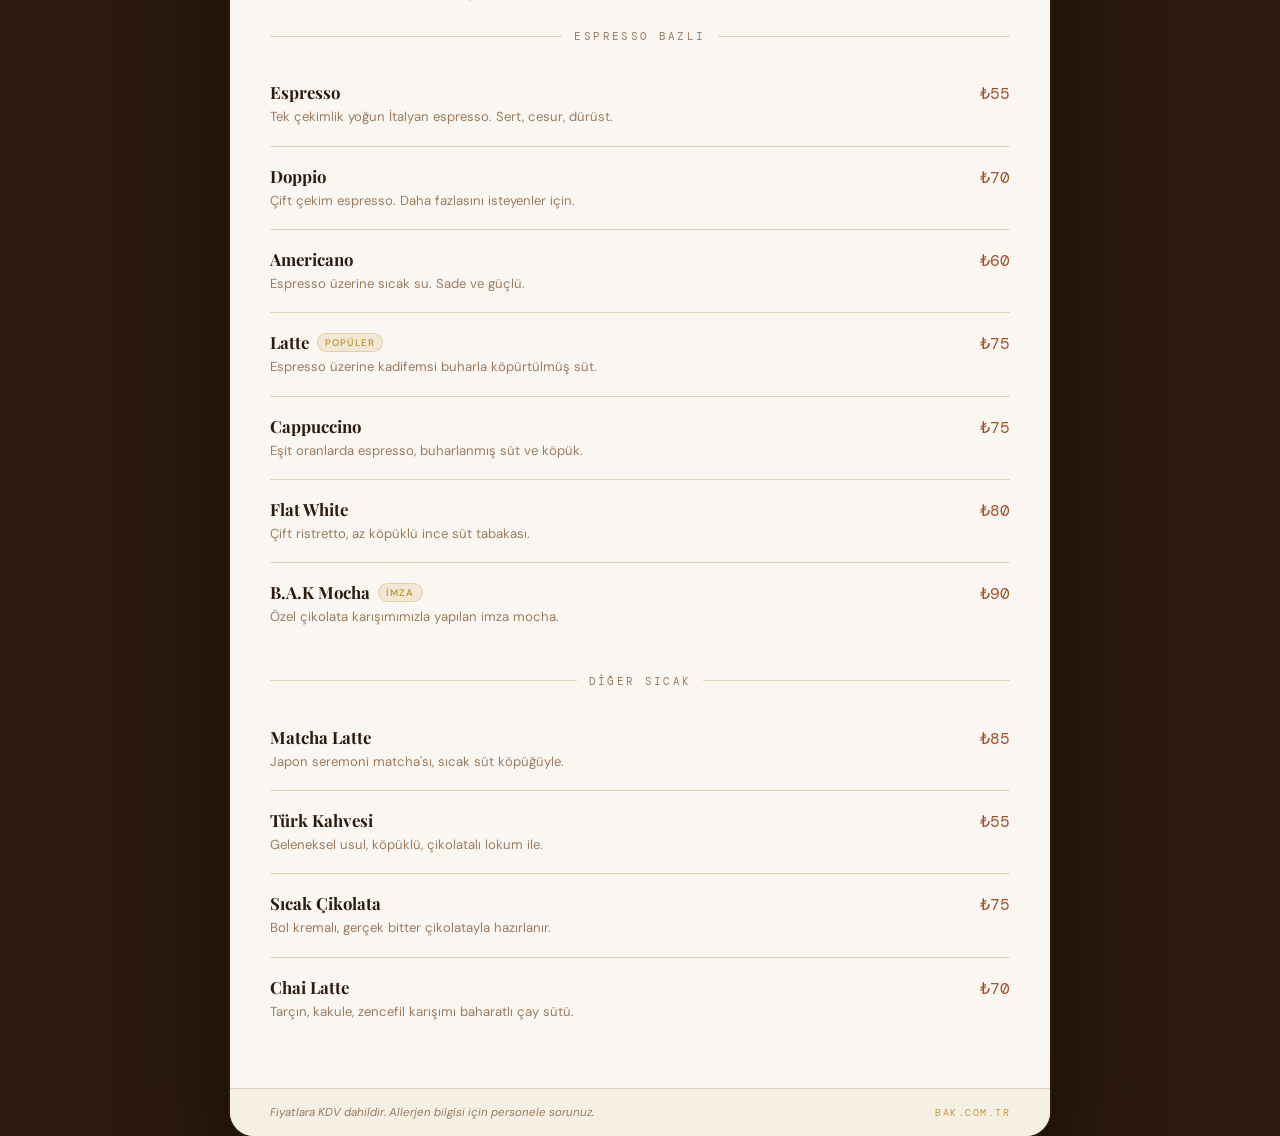
<file: menu.html>
<!DOCTYPE html>
<html lang="tr">
<head>
  <meta charset="UTF-8" />
  <meta name="viewport" content="width=device-width, initial-scale=1.0" />
  <title>B.A.K — Menü</title>
  <link href="https://fonts.googleapis.com/css2?family=Playfair+Display:ital,wght@0,700;0,900;1,400&family=DM+Sans:wght@300;400;500&family=DM+Mono:wght@400&display=swap" rel="stylesheet" />
  <style>
    :root {
      --espresso: #2C1A0E;
      --bark:     #5C3317;
      --caramel:  #A0522D;
      --cream:    #F5EFE4;
      --latte:    #E0D2BC;
      --ivory:    #FAF7F2;
      --gold:     #C49A3A;
      --text-mid: #5A3E28;
      --text-dim: #9A7B5E;

      --ff-display: 'Playfair Display', serif;
      --ff-body:    'DM Sans', sans-serif;
      --ff-mono:    'DM Mono', monospace;
    }

    *, *::before, *::after { box-sizing: border-box; margin: 0; padding: 0; }
    html, body { height: 100%; }

    body {
      font-family: var(--ff-body);
      background: var(--espresso);
      display: flex;
      align-items: center;
      justify-content: center;
      min-height: 100vh;
      padding: 24px;
    }

    /* ── TABLET FRAME ── */
    .tablet {
      width: 100%;
      max-width: 820px;
      min-height: 90vh;
      background: var(--ivory);
      border-radius: 24px;
      overflow: hidden;
      box-shadow: 0 40px 100px rgba(0,0,0,0.55), 0 0 0 2px rgba(255,255,255,0.06);
      display: flex;
      flex-direction: column;
    }

    /* ── HEADER ── */
    .header {
      background: var(--espresso);
      padding: 32px 40px 28px;
      display: flex;
      align-items: center;
      justify-content: space-between;
      flex-shrink: 0;
    }

    .logo {
      font-family: var(--ff-display);
      font-size: 2.4rem;
      font-weight: 900;
      color: var(--cream);
      letter-spacing: 0.14em;
      line-height: 1;
    }
    .logo span { color: var(--gold); }

    .header-right {
      text-align: right;
    }
    .header-tagline {
      font-size: 0.75rem;
      font-style: italic;
      color: rgba(245,239,228,0.5);
      letter-spacing: 0.06em;
    }
    .header-date {
      margin-top: 4px;
      font-family: var(--ff-mono);
      font-size: 0.68rem;
      color: var(--gold);
      letter-spacing: 0.14em;
      text-transform: uppercase;
    }

    /* ── TABS ── */
    .tabs {
      background: var(--bark);
      display: flex;
      padding: 0 40px;
      gap: 4px;
      flex-shrink: 0;
    }

    .tab {
      padding: 14px 22px;
      font-size: 0.8rem;
      font-weight: 500;
      letter-spacing: 0.1em;
      text-transform: uppercase;
      color: rgba(245,239,228,0.5);
      cursor: pointer;
      border-bottom: 3px solid transparent;
      transition: color 0.25s, border-color 0.25s;
      white-space: nowrap;
      background: none;
      border-top: none;
      border-left: none;
      border-right: none;
      font-family: var(--ff-body);
    }

    .tab:hover { color: var(--cream); }
    .tab.active {
      color: var(--gold);
      border-bottom-color: var(--gold);
    }

    /* ── BODY SCROLL ── */
    .body {
      flex: 1;
      overflow-y: auto;
      padding: 36px 40px 48px;
      scroll-behavior: smooth;
    }

    .body::-webkit-scrollbar { width: 5px; }
    .body::-webkit-scrollbar-track { background: transparent; }
    .body::-webkit-scrollbar-thumb { background: var(--latte); border-radius: 99px; }

    /* ── CATEGORY PANEL ── */
    .category { display: none; }
    .category.active { display: block; }

    .cat-header {
      display: flex;
      align-items: center;
      gap: 14px;
      margin-bottom: 28px;
    }

    .cat-icon {
      font-size: 2rem;
      line-height: 1;
    }

    .cat-title {
      font-family: var(--ff-display);
      font-size: 1.7rem;
      font-weight: 700;
      color: var(--espresso);
    }

    .cat-subtitle {
      font-size: 0.8rem;
      color: var(--text-dim);
      margin-top: 2px;
      letter-spacing: 0.04em;
    }

    /* ── ITEMS ── */
    .items {
      display: flex;
      flex-direction: column;
      gap: 0;
    }

    .item {
      display: flex;
      align-items: baseline;
      justify-content: space-between;
      padding: 18px 0;
      border-bottom: 1px solid var(--latte);
      gap: 16px;
      transition: background 0.2s;
    }

    .item:last-child { border-bottom: none; }

    .item-left {
      flex: 1;
    }

    .item-name {
      font-family: var(--ff-display);
      font-size: 1.05rem;
      font-weight: 700;
      color: var(--espresso);
      display: flex;
      align-items: center;
      gap: 8px;
    }

    .item-badge {
      font-family: var(--ff-body);
      font-size: 0.6rem;
      font-weight: 600;
      letter-spacing: 0.12em;
      text-transform: uppercase;
      padding: 2px 7px;
      border-radius: 99px;
      background: rgba(196,154,58,0.15);
      color: var(--gold);
      border: 1px solid rgba(196,154,58,0.3);
    }

    .item-desc {
      margin-top: 4px;
      font-size: 0.82rem;
      color: var(--text-dim);
      line-height: 1.55;
      max-width: 480px;
    }

    .item-price {
      font-family: var(--ff-mono);
      font-size: 1rem;
      font-weight: 400;
      color: var(--caramel);
      white-space: nowrap;
      flex-shrink: 0;
    }

    /* ── SEPARATOR ── */
    .section-sep {
      margin: 28px 0 20px;
      display: flex;
      align-items: center;
      gap: 12px;
    }
    .section-sep span {
      font-family: var(--ff-mono);
      font-size: 0.67rem;
      letter-spacing: 0.22em;
      text-transform: uppercase;
      color: var(--text-dim);
      white-space: nowrap;
    }
    .section-sep::before, .section-sep::after {
      content: '';
      flex: 1;
      height: 1px;
      background: var(--latte);
    }

    /* ── FOOTER ── */
    .footer {
      background: var(--cream);
      border-top: 1px solid var(--latte);
      padding: 16px 40px;
      display: flex;
      align-items: center;
      justify-content: space-between;
      flex-shrink: 0;
    }

    .footer-note {
      font-size: 0.72rem;
      color: var(--text-dim);
      font-style: italic;
    }

    .footer-qr {
      font-family: var(--ff-mono);
      font-size: 0.65rem;
      letter-spacing: 0.14em;
      text-transform: uppercase;
      color: var(--gold);
    }

    /* ── ALLERGEN LEGEND ── */
    .legend {
      margin-top: 36px;
      padding: 20px 24px;
      background: var(--cream);
      border-radius: 10px;
      border: 1px solid var(--latte);
    }
    .legend-title {
      font-size: 0.7rem;
      font-weight: 600;
      letter-spacing: 0.16em;
      text-transform: uppercase;
      color: var(--text-mid);
      margin-bottom: 10px;
    }
    .legend-items {
      display: flex;
      flex-wrap: wrap;
      gap: 10px;
    }
    .legend-item {
      font-size: 0.75rem;
      color: var(--text-dim);
      background: var(--ivory);
      padding: 4px 10px;
      border-radius: 99px;
      border: 1px solid var(--latte);
    }

    /* ── RESPONSIVE ── */
    @media (max-width: 600px) {
      body { padding: 0; }
      .tablet { border-radius: 0; min-height: 100vh; }
      .header { padding: 24px 20px 20px; }
      .tabs { padding: 0 20px; }
      .tab { padding: 12px 14px; font-size: 0.72rem; }
      .body { padding: 24px 20px 40px; }
      .footer { padding: 14px 20px; }
    }
  </style>
</head>
<body>

<div class="tablet">

  <!-- HEADER -->
  <div class="header">
    <div class="logo">B<span>.</span>A<span>.</span>K</div>
    <div class="header-right">
      <div class="header-tagline">bakıyorsun, içiyorsun ne ediyorsun.</div>
      <div class="header-date" id="today-date"></div>
    </div>
  </div>

  <!-- TABS -->
  <div class="tabs">
    <button class="tab active" data-cat="sicak">☕ Sıcak</button>
    <button class="tab" data-cat="soguk">🧊 Soğuk</button>
    <button class="tab" data-cat="atistirma">🥐 Atıştırmalık</button>
    <button class="tab" data-cat="butik">🛍️ Butik</button>
  </div>

  <!-- BODY -->
  <div class="body">

    <!-- SICAK -->
    <div class="category active" data-cat="sicak">
      <div class="cat-header">
        <div class="cat-icon">☕</div>
        <div>
          <div class="cat-title">Sıcak İçecekler</div>
          <div class="cat-subtitle">Günün her saatine yakışan sıcaklık</div>
        </div>
      </div>

      <div class="section-sep"><span>Espresso Bazlı</span></div>
      <div class="items">
        <div class="item">
          <div class="item-left">
            <div class="item-name">Espresso</div>
            <div class="item-desc">Tek çekimlik yoğun İtalyan espresso. Sert, cesur, dürüst.</div>
          </div>
          <div class="item-price">₺55</div>
        </div>
        <div class="item">
          <div class="item-left">
            <div class="item-name">Doppio</div>
            <div class="item-desc">Çift çekim espresso. Daha fazlasını isteyenler için.</div>
          </div>
          <div class="item-price">₺70</div>
        </div>
        <div class="item">
          <div class="item-left">
            <div class="item-name">Americano</div>
            <div class="item-desc">Espresso üzerine sıcak su. Sade ve güçlü.</div>
          </div>
          <div class="item-price">₺60</div>
        </div>
        <div class="item">
          <div class="item-left">
            <div class="item-name">Latte <span class="item-badge">Popüler</span></div>
            <div class="item-desc">Espresso üzerine kadifemsi buharla köpürtülmüş süt.</div>
          </div>
          <div class="item-price">₺75</div>
        </div>
        <div class="item">
          <div class="item-left">
            <div class="item-name">Cappuccino</div>
            <div class="item-desc">Eşit oranlarda espresso, buharlanmış süt ve köpük.</div>
          </div>
          <div class="item-price">₺75</div>
        </div>
        <div class="item">
          <div class="item-left">
            <div class="item-name">Flat White</div>
            <div class="item-desc">Çift ristretto, az köpüklü ince süt tabakası.</div>
          </div>
          <div class="item-price">₺80</div>
        </div>
        <div class="item">
          <div class="item-left">
            <div class="item-name">B.A.K Mocha <span class="item-badge">İmza</span></div>
            <div class="item-desc">Özel çikolata karışımımızla yapılan imza mocha.</div>
          </div>
          <div class="item-price">₺90</div>
        </div>
      </div>

      <div class="section-sep"><span>Diğer Sıcak</span></div>
      <div class="items">
        <div class="item">
          <div class="item-left">
            <div class="item-name">Matcha Latte</div>
            <div class="item-desc">Japon seremoni matcha'sı, sıcak süt köpüğüyle.</div>
          </div>
          <div class="item-price">₺85</div>
        </div>
        <div class="item">
          <div class="item-left">
            <div class="item-name">Türk Kahvesi</div>
            <div class="item-desc">Geleneksel usul, köpüklü, çikolatalı lokum ile.</div>
          </div>
          <div class="item-price">₺55</div>
        </div>
        <div class="item">
          <div class="item-left">
            <div class="item-name">Sıcak Çikolata</div>
            <div class="item-desc">Bol kremalı, gerçek bitter çikolatayla hazırlanır.</div>
          </div>
          <div class="item-price">₺75</div>
        </div>
        <div class="item">
          <div class="item-left">
            <div class="item-name">Chai Latte</div>
            <div class="item-desc">Tarçın, kakule, zencefil karışımı baharatlı çay sütü.</div>
          </div>
          <div class="item-price">₺70</div>
        </div>
      </div>
    </div>

    <!-- SOGUK -->
    <div class="category" data-cat="soguk">
      <div class="cat-header">
        <div class="cat-icon">🧊</div>
        <div>
          <div class="cat-title">Soğuk İçecekler</div>
          <div class="cat-subtitle">Serinleten, canlandıran, dinlendiren</div>
        </div>
      </div>

      <div class="section-sep"><span>Soğuk Kahve</span></div>
      <div class="items">
        <div class="item">
          <div class="item-left">
            <div class="item-name">Cold Brew <span class="item-badge">Popüler</span></div>
            <div class="item-desc">18 saat soğuk demlenmiş, pürüzsüz ve yoğun.</div>
          </div>
          <div class="item-price">₺80</div>
        </div>
        <div class="item">
          <div class="item-left">
            <div class="item-name">Iced Latte</div>
            <div class="item-desc">Buz, espresso ve sütün mükemmel dengesi.</div>
          </div>
          <div class="item-price">₺75</div>
        </div>
        <div class="item">
          <div class="item-left">
            <div class="item-name">Iced Americano</div>
            <div class="item-desc">Soğuk su üzerine çekilen espresso, buzlu.</div>
          </div>
          <div class="item-price">₺65</div>
        </div>
        <div class="item">
          <div class="item-left">
            <div class="item-name">Frappé <span class="item-badge">İmza</span></div>
            <div class="item-desc">Buzlu, köpüklü, serinleten kafe klasiği.</div>
          </div>
          <div class="item-price">₺85</div>
        </div>
        <div class="item">
          <div class="item-left">
            <div class="item-name">Iced Matcha</div>
            <div class="item-desc">Soğuk süt üzerine matcha, buz ve fıstık sütü seçeneğiyle.</div>
          </div>
          <div class="item-price">₺90</div>
        </div>
      </div>

      <div class="section-sep"><span>Diğer Soğuk</span></div>
      <div class="items">
        <div class="item">
          <div class="item-left">
            <div class="item-name">Hibiskus Lemonade</div>
            <div class="item-desc">Taze limon suyu ve çiçek özlü ev yapımı soda.</div>
          </div>
          <div class="item-price">₺70</div>
        </div>
        <div class="item">
          <div class="item-left">
            <div class="item-name">Taze Portakal Suyu</div>
            <div class="item-desc">Sipariş üzerine sıkılır, katkısız.</div>
          </div>
          <div class="item-price">₺65</div>
        </div>
        <div class="item">
          <div class="item-left">
            <div class="item-name">Maden Suyu</div>
            <div class="item-desc">250 ml, doğal maden suyu.</div>
          </div>
          <div class="item-price">₺35</div>
        </div>
      </div>
    </div>

    <!-- ATISTIRMA -->
    <div class="category" data-cat="atistirma">
      <div class="cat-header">
        <div class="cat-icon">🥐</div>
        <div>
          <div class="cat-title">Atıştırmalık</div>
          <div class="cat-subtitle">Her gün taze, her lokma özenle</div>
        </div>
      </div>

      <div class="section-sep"><span>Hamur İşleri</span></div>
      <div class="items">
        <div class="item">
          <div class="item-left">
            <div class="item-name">Tereyağlı Kruvasan <span class="item-badge">Taze</span></div>
            <div class="item-desc">Her sabah pişirilmiş, çıtır katmanlı Fransız usulü.</div>
          </div>
          <div class="item-price">₺55</div>
        </div>
        <div class="item">
          <div class="item-left">
            <div class="item-name">Peynirli Poğaça</div>
            <div class="item-desc">Günlük pişirilmiş, beyaz peynir ve dereotlu.</div>
          </div>
          <div class="item-price">₺45</div>
        </div>
        <div class="item">
          <div class="item-left">
            <div class="item-name">Zeytinli Açma</div>
            <div class="item-desc">Bol zeytinyağlı, yumuşak hamurlu fırın açması.</div>
          </div>
          <div class="item-price">₺45</div>
        </div>
      </div>

      <div class="section-sep"><span>Tatlılar</span></div>
      <div class="items">
        <div class="item">
          <div class="item-left">
            <div class="item-name">Cheesecake <span class="item-badge">Popüler</span></div>
            <div class="item-desc">Fırın usulü, portakal kabuğu rendesiyle hafifçe çiğ bırakılmış.</div>
          </div>
          <div class="item-price">₺75</div>
        </div>
        <div class="item">
          <div class="item-left">
            <div class="item-name">Tuzlu Karamel Kurabiye <span class="item-badge">İmza</span></div>
            <div class="item-desc">Her lokmada tatlı-tuzlu ikilem. Vazgeçilemez.</div>
          </div>
          <div class="item-price">₺45</div>
        </div>
        <div class="item">
          <div class="item-left">
            <div class="item-name">Brownie</div>
            <div class="item-desc">Yoğun bitter çikolatalı, içi cıvık kalan fırın brownie.</div>
          </div>
          <div class="item-price">₺60</div>
        </div>
        <div class="item">
          <div class="item-left">
            <div class="item-name">Tiramisu</div>
            <div class="item-desc">Maskarpone, espresso ve kakao ile ev yapımı usulde.</div>
          </div>
          <div class="item-price">₺80</div>
        </div>
      </div>
    </div>

    <!-- BUTIK -->
    <div class="category" data-cat="butik">
      <div class="cat-header">
        <div class="cat-icon">🛍️</div>
        <div>
          <div class="cat-title">Butik Ürünler</div>
          <div class="cat-subtitle">Kafe deneyimini eve taşı</div>
        </div>
      </div>

      <div class="section-sep"><span>Kahve</span></div>
      <div class="items">
        <div class="item">
          <div class="item-left">
            <div class="item-name">B.A.K Karışım Çekirdek <span class="item-badge">Özel</span></div>
            <div class="item-desc">250 gr, orta-koyu kavrum, meyvemsi ve bitter notalar.</div>
          </div>
          <div class="item-price">₺185</div>
        </div>
        <div class="item">
          <div class="item-left">
            <div class="item-name">Tek Kökenli Etiyopya</div>
            <div class="item-desc">250 gr, hafif kavrum, çiçeksi ve narenciyeli aromalar.</div>
          </div>
          <div class="item-price">₺210</div>
        </div>
        <div class="item">
          <div class="item-left">
            <div class="item-name">Kolombiya Huila</div>
            <div class="item-desc">250 gr, orta kavrum, karamel ve fındık notaları.</div>
          </div>
          <div class="item-price">₺200</div>
        </div>
      </div>

      <div class="section-sep"><span>Aksesuar & Hediye</span></div>
      <div class="items">
        <div class="item">
          <div class="item-left">
            <div class="item-name">B.A.K Seramik Kupa</div>
            <div class="item-desc">El yapımı, logo baskılı, 300 ml. Sınırlı stok.</div>
          </div>
          <div class="item-price">₺220</div>
        </div>
        <div class="item">
          <div class="item-left">
            <div class="item-name">Hediye Seti <span class="item-badge">Popüler</span></div>
            <div class="item-desc">Kupa + 250 gr çekirdek + 4'lü kurabiye. Kutulu.</div>
          </div>
          <div class="item-price">₺380</div>
        </div>
        <div class="item">
          <div class="item-left">
            <div class="item-name">French Press (350 ml)</div>
            <div class="item-desc">Cam gövdeli, paslanmaz çelik piston, 2 kişilik.</div>
          </div>
          <div class="item-price">₺290</div>
        </div>
      </div>

      <!-- Allergen note for butik -->
      <div class="legend">
        <div class="legend-title">Bilgilendirme</div>
        <div class="legend-items">
          <div class="legend-item">🌱 Vegan seçenek mevcut</div>
          <div class="legend-item">🥛 Bitki bazlı süt +₺15</div>
          <div class="legend-item">☕ Demleme danışmanlığı ücretsiz</div>
          <div class="legend-item">📦 Kargo ile gönderim yapılır</div>
        </div>
      </div>
    </div>

  </div><!-- /body -->

  <!-- FOOTER -->
  <div class="footer">
    <div class="footer-note">Fiyatlara KDV dahildir. Allerjen bilgisi için personele sorunuz.</div>
    <div class="footer-qr">bak.com.tr</div>
  </div>

</div><!-- /tablet -->

<script>
  /* Tarih */
  const days = ['Pazar','Pazartesi','Salı','Çarşamba','Perşembe','Cuma','Cumartesi'];
  const months = ['Ocak','Şubat','Mart','Nisan','Mayıs','Haziran','Temmuz','Ağustos','Eylül','Ekim','Kasım','Aralık'];
  const now = new Date();
  document.getElementById('today-date').textContent =
    `${days[now.getDay()]}, ${now.getDate()} ${months[now.getMonth()]} ${now.getFullYear()}`;

  /* Tab geçişi */
  document.querySelectorAll('.tab').forEach(tab => {
    tab.addEventListener('click', () => {
      document.querySelectorAll('.tab').forEach(t => t.classList.remove('active'));
      document.querySelectorAll('.category').forEach(c => c.classList.remove('active'));
      tab.classList.add('active');
      document.querySelector(`.category[data-cat="${tab.dataset.cat}"]`).classList.add('active');
      document.querySelector('.body').scrollTo({ top: 0, behavior: 'smooth' });
    });
  });
</script>
</body>
</html>
</file>
